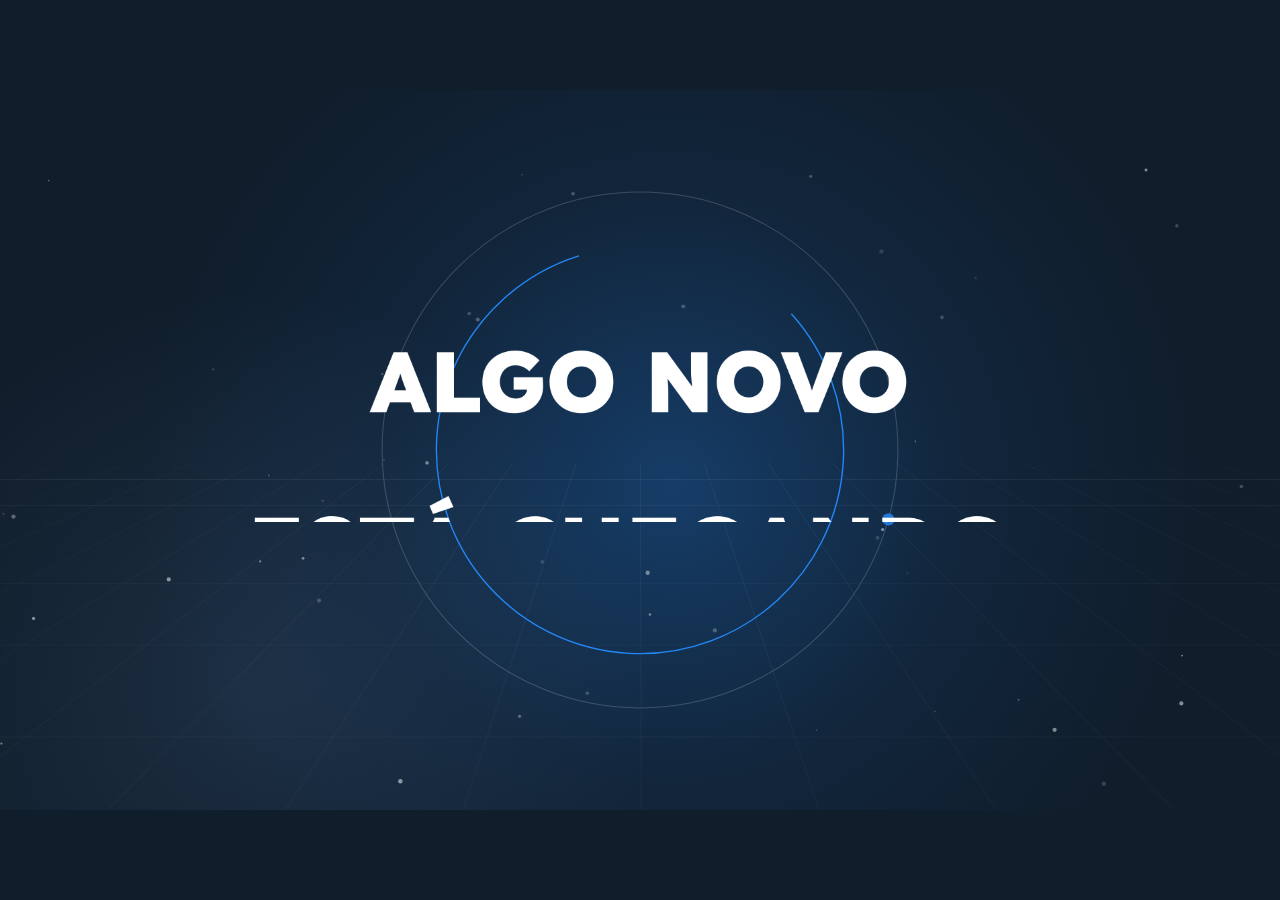
<file: bia/index.html>
<!doctype html>
<html lang="pt-BR">
<head>
<meta charset="utf-8">
<meta name="viewport" content="width=device-width, initial-scale=1, maximum-scale=1, user-scalable=no">
<title>BIA · Em breve</title>
<link rel="preload" href="assets/telas/01_Estudante_Desktop.jpg" as="image">
<link rel="stylesheet" href="tv.css">
</head>
<body>
<div id="viewport">
    <div id="stage" aria-label="Teaser BIA 1920x1080">
      <!-- Fundo -->
      <div class="layer" id="bg">
        <div id="bg-glow"></div>
        <div id="bg-glow2"></div>
        <div id="grid"></div>
        <div id="particles"></div>
        <svg id="rings" viewBox="0 0 1920 1080" width="1920" height="1080">
          <circle id="ring1" cx="960" cy="540" r="300" fill="none" stroke="#2387F5" stroke-width="2"/>
          <circle id="ring2" cx="960" cy="540" r="380" fill="none" stroke="#FFFFFF" stroke-opacity=".18" stroke-width="1.5"/>
          <circle id="ringDot" cx="960" cy="160" r="9" fill="#2387F5"/>
        </svg>
        <div class="sweep" id="sweep1"></div>
        <div class="sweep" id="sweep2"></div>
        <div class="sweep" id="sweep3"></div>
      </div>

      <!-- Cena 3D (dispositivos) -->
      <div class="layer" id="scene3d">
        <div id="laptop" class="device">
          <div class="lap-screen">
            <div class="lap-display">
              <div class="ui-layer" id="ui-painel"><img alt=""><div class="hl" id="hl-painel"></div></div>
              <div class="ui-layer" id="ui-biblio"><img alt=""><div class="hl" id="hl-biblio"></div></div>
              <div class="ui-layer" id="ui-notas"><img alt=""><div class="hl" id="hl-notas"></div></div>
              <div class="glare"></div>
            </div>
          </div>
          <div class="lap-base"><div class="lap-notch"></div></div>
          <div class="lap-shadow"></div>
        </div>

        <div id="phoneB" class="device phone"><img alt=""></div>
        <div id="phoneA" class="device phone"><img alt=""><div class="hl" id="hl-notasA"></div><div class="hl" id="hl-entregarA"></div><div class="hl" id="hl-tabA"></div></div>

        <div id="biblioCard" class="device"><img alt=""></div>
      </div>

      <!-- Etiquetas -->
      <div class="layer" id="chips">
        <div class="chip" id="chip-painel"><i></i><span></span></div>
        <div class="chip" id="chip-materiais"><i></i><span></span></div>
        <div class="chip" id="chip-navegacao"><i></i><span></span></div>
        <div class="chip" id="chip-notas"><i></i><span></span></div>
        <div class="chip" id="chip-trabalhos"><i></i><span></span></div>
        <div class="chip" id="chip-biblio"><i></i><span></span></div>
        <div class="chip" id="chip-perfis"><i></i><span></span></div>
      </div>

      <!-- Títulos -->
      <div class="layer" id="titles">
        <div class="headline center" id="h-suspense"></div>
        <div class="headline left" id="h-plataforma"></div>
        <div class="headline left" id="h-func"></div>
        <div class="headline center" id="h-conv"></div>
        <div class="headline center big" id="h-final"></div>
      </div>

      <!-- Revelação BIA -->
      <div class="layer" id="reveal">
        <div id="bia-logo"></div>
      </div>

      <!-- Assinatura EnvolveLabs -->
      <div class="layer" id="sign">
        <div id="env-wrap">
          <img id="env-symbol" alt="EnvolveLabs">
          <img id="env-name" alt="">
        </div>
      </div>

      <div class="layer" id="flash"></div>
      <div class="layer" id="fade"></div>
    </div>
</div>
<template id="logo-bia"><svg xmlns="http://www.w3.org/2000/svg" viewBox="0 0 865.29 322.24" width="865.29" height="322.24" xmlns:c2pa="http://c2pa.org/manifest"><g id="fundo"><rect width="865.29" height="322.24" fill="#101D2B"></rect></g><g id="mascote" transform="translate(48 48) scale(1.5286300000000002) translate(-20 -28)"><g stroke-linecap="round" stroke-linejoin="round"><path id="rosto" d="M48 104 C48 66 72 46 100 46 C128 46 152 66 152 104 C152 144 128 168 100 168 C72 168 48 144 48 104 Z" fill="#FFFFFF" stroke="#101D2B" stroke-width="7"></path><g id="cabelo"><path d="M42 116 C34 66 62 36 100 36 C138 36 166 66 158 116 C148 80 116 72 80 60 C60 72 46 92 42 116 Z" fill="#FFFFFF" stroke="#101D2B" stroke-width="7"></path><path d="M94 43 C104 54 116 63 130 71" fill="none" stroke="#101D2B" stroke-width="5"></path></g><g id="circulo-tecnologico"><circle cx="139" cy="51" r="12" fill="#2387F5" stroke="#101D2B" stroke-width="6"></circle><circle cx="139" cy="51" r="4.5" fill="#FFFFFF"></circle></g><g id="headset"><rect x="28" y="100" width="24" height="40" rx="11" fill="#FFFFFF" stroke="#101D2B" stroke-width="7"></rect><rect x="148" y="100" width="24" height="40" rx="11" fill="#FFFFFF" stroke="#101D2B" stroke-width="7"></rect><path d="M40 113 L40 127 M160 113 L160 127" fill="none" stroke="#101D2B" stroke-width="5"></path></g><path id="sobrancelhas" d="M70 101 Q80 97 90 100 M110 100 Q120 97 130 101" fill="none" stroke="#101D2B" stroke-width="5"></path><g id="olhos"><ellipse cx="80" cy="119" rx="10" ry="11.5" fill="#2387F5" stroke="#101D2B" stroke-width="4.5"></ellipse><circle cx="80" cy="119" r="5" fill="#101D2B"></circle><circle cx="76.5" cy="115" r="3.2" fill="#FFFFFF"></circle><circle cx="83.5" cy="123" r="1.5" fill="#FFFFFF"></circle><path d="M70.5 111 L66.5 107.5" fill="none" stroke="#101D2B" stroke-width="4"></path><ellipse cx="120" cy="119" rx="10" ry="11.5" fill="#2387F5" stroke="#101D2B" stroke-width="4.5"></ellipse><circle cx="120" cy="119" r="5" fill="#101D2B"></circle><circle cx="116.5" cy="115" r="3.2" fill="#FFFFFF"></circle><circle cx="123.5" cy="123" r="1.5" fill="#FFFFFF"></circle><path d="M129.5 111 L133.5 107.5" fill="none" stroke="#101D2B" stroke-width="4"></path></g><g id="boca"><path d="M86 141 Q100 155 114 141" fill="none" stroke="#101D2B" stroke-width="5.5"></path></g></g></g><g id="logotipo"><path d="M393.02 202.94L332.20 202.94L332.20 72.74L391.16 72.74Q404.93 72.74 414.50 76.65Q424.08 80.56 429.11 87.62Q434.13 94.69 434.13 104.36L434.13 104.36Q434.13 115.90 428.73 123.52L428.73 123.52Q424.83 129.10 418.32 131.89L418.32 131.89Q423.34 133.94 427.62 136.73L427.62 136.73Q433.94 141.38 437.48 147.98Q441.01 154.58 441.01 163.14L441.01 163.14Q441.01 173.18 437.38 180.62Q433.76 188.06 427.15 193.09Q420.55 198.11 411.90 200.53Q403.25 202.94 393.02 202.94L393.02 202.94ZM366.61 149.75L366.61 173.37L391.91 173.37Q396.18 173.37 399.07 171.98Q401.95 170.58 403.53 167.79Q405.11 165.00 405.11 161.09L405.11 161.09Q405.11 157.37 403.44 154.96Q401.76 152.54 398.60 151.14Q395.44 149.75 390.98 149.75L390.98 149.75L366.61 149.75ZM366.61 102.32L366.61 124.27L385.21 124.27Q389.67 124.27 392.65 122.96Q395.63 121.66 397.11 119.15Q398.60 116.64 398.60 113.29L398.60 113.29Q398.60 108.27 395.25 105.29Q391.91 102.32 384.65 102.32L384.65 102.32L366.61 102.32Z" fill="#FFFFFF"></path><circle cx="471.89" cy="188.99" r="13.95" fill="#FFFFFF"></circle><path d="M590.93 202.94L508.90 202.94L508.90 172.81L531.59 172.81L531.59 102.88L508.90 102.88L508.90 72.74L590.93 72.74L590.93 102.88L568.42 102.88L568.42 172.81L590.93 172.81L590.93 202.94Z" fill="#FFFFFF"></path><circle cx="628.13" cy="188.99" r="13.95" fill="#FFFFFF"></circle><path d="M685.04 202.94L649.14 202.94L701.04 72.74L730.80 72.74L782.32 202.94L745.68 202.94L737.68 181.37L693.04 181.37L685.04 202.94ZM702.71 155.33L728.01 155.33L723.36 142.49Q721.50 137.47 720.01 133.19Q718.52 128.92 717.22 124.82L717.22 124.82Q716.29 122.03 715.55 119.06L715.55 119.06Q714.62 122.03 713.69 124.82L713.69 124.82Q712.38 128.73 710.80 133.01Q709.22 137.29 707.36 142.49L707.36 142.49L702.71 155.33Z" fill="#FFFFFF"></path><circle cx="803.34" cy="188.99" r="13.95" fill="#2387F5"></circle></g><g id="subtitulo"><path d="M325.33 249.49L318.77 249.49L318.77 234.56L325.12 234.56Q326.59 234.56 327.61 234.99Q328.62 235.42 329.14 236.26Q329.66 237.10 329.66 238.30L329.66 238.30Q329.66 239.53 329.00 240.39L329.00 240.39Q328.53 240.98 327.81 241.33L327.81 241.33Q328.38 241.54 328.87 241.88L328.87 241.88Q329.62 242.43 330.04 243.23Q330.45 244.03 330.45 245.06L330.45 245.06Q330.45 246.14 330.10 246.98Q329.75 247.81 329.07 248.36Q328.38 248.92 327.45 249.21Q326.51 249.49 325.33 249.49L325.33 249.49ZM321.47 243.07L321.47 247.00L325.21 247.00Q326.00 247.00 326.54 246.76Q327.08 246.53 327.37 246.07Q327.66 245.61 327.66 244.97L327.66 244.97Q327.66 244.37 327.35 243.95Q327.04 243.52 326.46 243.30Q325.89 243.07 325.10 243.07L325.10 243.07L321.47 243.07ZM321.47 237.06L321.47 240.69L324.87 240.69Q325.48 240.69 325.94 240.45Q326.40 240.22 326.66 239.81Q326.91 239.41 326.91 238.87L326.91 238.87Q326.91 238.02 326.34 237.54Q325.76 237.06 324.65 237.06L324.65 237.06L321.47 237.06ZM337.53 249.49L334.76 249.49L340.58 234.56L343.18 234.56L348.96 249.49L346.09 249.49L344.81 246.08L338.83 246.08L337.53 249.49ZM339.75 243.67L343.89 243.67L342.89 241.01Q342.78 240.75 342.60 240.19Q342.42 239.64 342.20 238.98L342.20 238.98Q341.99 238.36 341.82 237.81L341.82 237.81Q341.82 237.85 341.80 237.89L341.80 237.89Q341.63 238.42 341.44 239.00Q341.24 239.58 341.06 240.11Q340.88 240.64 340.73 241.07L340.73 241.07L339.75 243.67ZM359.03 249.71L359.03 249.71Q357.73 249.71 356.64 249.38Q355.55 249.05 354.68 248.38Q353.81 247.72 353.12 246.78L353.12 246.78L354.94 244.74Q355.98 246.19 356.98 246.74Q357.99 247.30 359.24 247.30L359.24 247.30Q359.97 247.30 360.57 247.07Q361.16 246.85 361.50 246.45Q361.85 246.06 361.85 245.55L361.85 245.55Q361.85 245.19 361.71 244.88Q361.57 244.57 361.29 244.32Q361.01 244.08 360.61 243.86Q360.20 243.65 359.69 243.50Q359.18 243.35 358.56 243.22L358.56 243.22Q357.39 242.99 356.51 242.59Q355.64 242.20 355.04 241.61Q354.44 241.03 354.17 240.29Q353.89 239.56 353.89 238.62L353.89 238.62Q353.89 237.68 354.31 236.89Q354.72 236.10 355.45 235.52Q356.17 234.95 357.13 234.63Q358.09 234.31 359.20 234.31L359.20 234.31Q360.46 234.31 361.45 234.61Q362.44 234.91 363.20 235.49Q363.96 236.08 364.45 236.91L364.45 236.91L362.61 238.72Q362.19 238.06 361.65 237.63Q361.12 237.19 360.50 236.96Q359.88 236.74 359.20 236.74L359.20 236.74Q358.43 236.74 357.87 236.95Q357.30 237.17 356.98 237.56Q356.66 237.96 356.66 238.51L356.66 238.51Q356.66 238.94 356.85 239.27Q357.05 239.60 357.40 239.85Q357.75 240.11 358.30 240.30Q358.86 240.49 359.56 240.64L359.56 240.64Q360.74 240.88 361.67 241.27Q362.61 241.67 363.27 242.21Q363.94 242.75 364.28 243.45Q364.62 244.14 364.62 244.99L364.62 244.99Q364.62 246.46 363.92 247.52Q363.23 248.58 361.97 249.14Q360.71 249.71 359.03 249.71ZM380.51 249.49L370.65 249.49L370.65 234.56L380.42 234.56L380.42 237.08L373.38 237.08L373.38 240.62L379.33 240.62L379.33 243.10L373.38 243.10L373.38 246.98L380.51 246.98L380.51 249.49ZM403.45 249.49L395.78 249.49L395.78 247.04L398.23 247.04L398.23 237.02L395.78 237.02L395.78 234.56L403.45 234.56L403.45 237.02L401.00 237.02L401.00 247.04L403.45 247.04L403.45 249.49ZM412.73 249.49L409.98 249.49L409.98 234.56L412.47 234.56L420.56 245.44Q420.53 245.27 420.51 245.08L420.51 245.08Q420.45 244.46 420.40 243.78Q420.34 243.10 420.31 242.35Q420.28 241.60 420.26 240.78Q420.24 239.96 420.24 239.04L420.24 239.04L420.24 234.56L422.99 234.56L422.99 249.49L420.45 249.49L412.39 238.85Q412.45 239.43 412.49 239.87L412.49 239.87Q412.56 240.73 412.60 241.34Q412.64 241.94 412.68 242.35Q412.71 242.75 412.72 243.08Q412.73 243.42 412.73 243.71L412.73 243.71L412.73 249.49ZM435.74 249.49L432.97 249.49L432.97 237.12L428.70 237.12L428.70 234.56L440.13 234.56L440.13 237.12L435.74 237.12L435.74 249.49ZM455.70 249.49L445.85 249.49L445.85 234.56L455.62 234.56L455.62 237.08L448.58 237.08L448.58 240.62L454.53 240.62L454.53 243.10L448.58 243.10L448.58 246.98L455.70 246.98L455.70 249.49ZM468.95 249.71L468.95 249.71Q467.26 249.71 465.83 249.12Q464.40 248.53 463.35 247.49Q462.29 246.44 461.72 245.05Q461.14 243.65 461.14 242.01L461.14 242.01Q461.14 240.39 461.73 238.99Q462.31 237.59 463.38 236.56Q464.45 235.52 465.88 234.95Q467.32 234.37 468.99 234.37L468.99 234.37Q470.16 234.37 471.25 234.69Q472.34 235.01 473.21 235.59Q474.08 236.16 474.66 236.89L474.66 236.89L472.91 238.72Q472.31 238.15 471.69 237.76Q471.06 237.38 470.37 237.17Q469.69 236.95 468.97 236.95L468.97 236.95Q467.90 236.95 466.99 237.34Q466.09 237.72 465.42 238.40Q464.74 239.09 464.36 240.00Q463.98 240.92 463.98 242.01L463.98 242.01Q463.98 243.05 464.37 243.99Q464.77 244.93 465.47 245.63Q466.17 246.34 467.10 246.73Q468.03 247.13 469.07 247.13L469.07 247.13Q469.86 247.13 470.54 246.89Q471.23 246.66 471.76 246.24Q472.29 245.83 472.58 245.27Q472.87 244.72 472.87 244.08L472.87 244.08L472.87 244.05L468.84 244.05L468.84 241.58L475.60 241.58Q475.64 241.82 475.66 242.10Q475.68 242.39 475.70 242.66Q475.71 242.92 475.71 243.12L475.71 243.12Q475.71 244.59 475.19 245.79Q474.68 247.00 473.75 247.87Q472.83 248.75 471.60 249.23Q470.37 249.71 468.95 249.71ZM484.30 249.49L481.59 249.49L481.59 234.56L488.07 234.56Q489.42 234.56 490.53 235.19Q491.64 235.82 492.29 236.90Q492.94 237.98 492.94 239.32L492.94 239.32Q492.94 240.60 492.29 241.68Q491.64 242.75 490.55 243.37L490.55 243.37Q490.34 243.50 490.10 243.61L490.10 243.61L493.53 249.51L490.25 249.49L487.16 244.01L484.30 244.01L484.30 249.49ZM484.30 237.06L484.30 241.60L488.10 241.60Q488.71 241.60 489.17 241.31Q489.63 241.03 489.89 240.51Q490.14 240.00 490.14 239.38L490.14 239.38Q490.14 238.68 489.82 238.17Q489.50 237.66 488.93 237.36Q488.35 237.06 487.61 237.06L487.61 237.06L484.30 237.06ZM500.55 249.49L497.78 249.49L503.60 234.56L506.20 234.56L511.98 249.49L509.10 249.49L507.82 246.08L501.85 246.08L500.55 249.49ZM502.77 243.67L506.91 243.67L505.90 241.01Q505.80 240.75 505.62 240.19Q505.43 239.64 505.22 238.98L505.22 238.98Q505.01 238.36 504.84 237.81L504.84 237.81Q504.84 237.85 504.82 237.89L504.82 237.89Q504.65 238.42 504.45 239.00Q504.26 239.58 504.08 240.11Q503.90 240.64 503.75 241.07L503.75 241.07L502.77 243.67ZM523.31 249.49L517.31 249.49L517.31 234.56L523.31 234.56Q524.93 234.56 526.24 235.10Q527.55 235.63 528.50 236.63Q529.45 237.64 529.95 239.00Q530.45 240.37 530.45 242.03Q530.45 243.69 529.95 245.07Q529.45 246.44 528.51 247.44Q527.57 248.43 526.25 248.96Q524.93 249.49 523.31 249.49L523.31 249.49ZM520.09 237.12L520.09 246.93L523.20 246.93Q524.24 246.93 525.07 246.59Q525.89 246.25 526.46 245.61Q527.04 244.97 527.34 244.07Q527.63 243.16 527.63 242.03Q527.63 240.90 527.34 239.99Q527.04 239.09 526.45 238.45Q525.86 237.81 525.05 237.47Q524.24 237.12 523.20 237.12L523.20 237.12L520.09 237.12ZM537.55 249.49L534.78 249.49L540.60 234.56L543.20 234.56L548.98 249.49L546.10 249.49L544.82 246.08L538.85 246.08L537.55 249.49ZM539.77 243.67L543.91 243.67L542.90 241.01Q542.80 240.75 542.62 240.19Q542.44 239.64 542.22 238.98L542.22 238.98Q542.01 238.36 541.84 237.81L541.84 237.81Q541.84 237.85 541.82 237.89L541.82 237.89Q541.65 238.42 541.45 239.00Q541.26 239.58 541.08 240.11Q540.90 240.64 540.75 241.07L540.75 241.07L539.77 243.67ZM569.56 249.49L563.57 249.49L563.57 234.56L569.56 234.56Q571.18 234.56 572.49 235.10Q573.81 235.63 574.76 236.63Q575.70 237.64 576.21 239.00Q576.71 240.37 576.71 242.03Q576.71 243.69 576.21 245.07Q575.70 246.44 574.77 247.44Q573.83 248.43 572.51 248.96Q571.18 249.49 569.56 249.49L569.56 249.49ZM566.34 237.12L566.34 246.93L569.46 246.93Q570.50 246.93 571.32 246.59Q572.14 246.25 572.72 245.61Q573.29 244.97 573.59 244.07Q573.89 243.16 573.89 242.03Q573.89 240.90 573.59 239.99Q573.29 239.09 572.71 238.45Q572.12 237.81 571.31 237.47Q570.50 237.12 569.46 237.12L569.46 237.12L566.34 237.12ZM592.55 249.49L582.70 249.49L582.70 234.56L592.47 234.56L592.47 237.08L585.43 237.08L585.43 240.62L591.38 240.62L591.38 243.10L585.43 243.10L585.43 246.98L592.55 246.98L592.55 249.49ZM609.38 249.49L606.61 249.49L612.43 234.56L615.03 234.56L620.81 249.49L617.93 249.49L616.65 246.08L610.68 246.08L609.38 249.49ZM611.60 243.67L615.73 243.67L614.73 241.01Q614.62 240.75 614.44 240.19Q614.26 239.64 614.05 238.98L614.05 238.98Q613.84 238.36 613.66 237.81L613.66 237.81Q613.66 237.85 613.64 237.89L613.64 237.89Q613.47 238.42 613.28 239.00Q613.09 239.58 612.91 240.11Q612.73 240.64 612.58 241.07L612.58 241.07L611.60 243.67ZM628.91 249.49L626.14 249.49L626.14 234.56L632.35 234.56Q633.63 234.56 634.66 235.18Q635.69 235.80 636.31 236.87Q636.93 237.93 636.93 239.26L636.93 239.26Q636.93 240.60 636.31 241.68Q635.69 242.75 634.66 243.39Q633.63 244.03 632.35 244.03L632.35 244.03L628.91 244.03L628.91 249.49ZM628.91 237.12L628.91 241.47L632.15 241.47Q632.69 241.47 633.13 241.18Q633.56 240.88 633.83 240.39Q634.10 239.90 634.10 239.28L634.10 239.28Q634.10 238.66 633.83 238.18Q633.56 237.70 633.13 237.41Q632.69 237.12 632.15 237.12L632.15 237.12L628.91 237.12ZM645.57 249.49L642.86 249.49L642.86 234.56L649.34 234.56Q650.69 234.56 651.80 235.19Q652.91 235.82 653.56 236.90Q654.21 237.98 654.21 239.32L654.21 239.32Q654.21 240.60 653.56 241.68Q652.91 242.75 651.82 243.37L651.82 243.37Q651.60 243.50 651.37 243.61L651.37 243.61L654.80 249.51L651.52 249.49L648.43 244.01L645.57 244.01L645.57 249.49ZM645.57 237.06L645.57 241.60L649.36 241.60Q649.98 241.60 650.44 241.31Q650.90 241.03 651.16 240.51Q651.41 240.00 651.41 239.38L651.41 239.38Q651.41 238.68 651.09 238.17Q650.77 237.66 650.20 237.36Q649.62 237.06 648.87 237.06L648.87 237.06L645.57 237.06ZM670.56 249.49L660.71 249.49L660.71 234.56L670.48 234.56L670.48 237.08L663.44 237.08L663.44 240.62L669.39 240.62L669.39 243.10L663.44 243.10L663.44 246.98L670.56 246.98L670.56 249.49ZM679.78 249.49L677.03 249.49L677.03 234.56L679.52 234.56L687.60 245.44Q687.58 245.27 687.56 245.08L687.56 245.08Q687.50 244.46 687.44 243.78Q687.39 243.10 687.36 242.35Q687.33 241.60 687.30 240.78Q687.28 239.96 687.28 239.04L687.28 239.04L687.28 234.56L690.03 234.56L690.03 249.49L687.50 249.49L679.43 238.85Q679.50 239.43 679.54 239.87L679.54 239.87Q679.61 240.73 679.65 241.34Q679.69 241.94 679.72 242.35Q679.75 242.75 679.77 243.08Q679.78 243.42 679.78 243.71L679.78 243.71L679.78 249.49ZM703.02 249.49L697.03 249.49L697.03 234.56L703.02 234.56Q704.64 234.56 705.95 235.10Q707.27 235.63 708.21 236.63Q709.16 237.64 709.66 239.00Q710.17 240.37 710.17 242.03Q710.17 243.69 709.66 245.07Q709.16 246.44 708.23 247.44Q707.29 248.43 705.96 248.96Q704.64 249.49 703.02 249.49L703.02 249.49ZM699.80 237.12L699.80 246.93L702.92 246.93Q703.96 246.93 704.78 246.59Q705.60 246.25 706.18 245.61Q706.75 244.97 707.05 244.07Q707.35 243.16 707.35 242.03Q707.35 240.90 707.05 239.99Q706.75 239.09 706.17 238.45Q705.58 237.81 704.77 237.47Q703.96 237.12 702.92 237.12L702.92 237.12L699.80 237.12ZM723.39 249.49L715.71 249.49L715.71 247.04L718.16 247.04L718.16 237.02L715.71 237.02L715.71 234.56L723.39 234.56L723.39 237.02L720.94 237.02L720.94 247.04L723.39 247.04L723.39 249.49ZM740.96 249.49L729.19 249.49L729.19 247.55L736.97 237.17L729.74 237.17L729.74 234.56L740.73 234.56L740.73 236.48L732.96 246.93L740.96 246.93L740.96 249.49ZM748.25 249.49L745.48 249.49L751.30 234.56L753.91 234.56L759.69 249.49L756.81 249.49L755.53 246.08L749.56 246.08L748.25 249.49ZM750.47 243.67L754.61 243.67L753.61 241.01Q753.50 240.75 753.32 240.19Q753.14 239.64 752.93 238.98L752.93 238.98Q752.71 238.36 752.54 237.81L752.54 237.81Q752.54 237.85 752.52 237.89L752.52 237.89Q752.35 238.42 752.16 239.00Q751.97 239.58 751.78 240.11Q751.60 240.64 751.45 241.07L751.45 241.07L750.47 243.67ZM771.80 249.71L771.80 249.71Q770.11 249.71 768.69 249.12Q767.26 248.53 766.20 247.49Q765.14 246.44 764.57 245.05Q763.99 243.65 763.99 242.01L763.99 242.01Q763.99 240.39 764.58 238.99Q765.17 237.59 766.23 236.56Q767.30 235.52 768.74 234.95Q770.18 234.37 771.84 234.37L771.84 234.37Q773.01 234.37 774.10 234.69Q775.19 235.01 776.06 235.59Q776.94 236.16 777.51 236.89L777.51 236.89L775.77 238.72Q775.17 238.15 774.54 237.76Q773.91 237.38 773.23 237.17Q772.55 236.95 771.82 236.95L771.82 236.95Q770.75 236.95 769.85 237.34Q768.94 237.72 768.27 238.40Q767.60 239.09 767.21 240.00Q766.83 240.92 766.83 242.01L766.83 242.01Q766.83 243.05 767.22 243.99Q767.62 244.93 768.32 245.63Q769.03 246.34 769.95 246.73Q770.88 247.13 771.93 247.13L771.93 247.13Q772.72 247.13 773.40 246.89Q774.08 246.66 774.61 246.24Q775.15 245.83 775.43 245.27Q775.72 244.72 775.72 244.08L775.72 244.08L775.72 244.05L771.69 244.05L771.69 241.58L778.45 241.58Q778.50 241.82 778.52 242.10Q778.54 242.39 778.55 242.66Q778.56 242.92 778.56 243.12L778.56 243.12Q778.56 244.59 778.05 245.79Q777.54 247.00 776.61 247.87Q775.68 248.75 774.45 249.23Q773.23 249.71 771.80 249.71ZM794.30 249.49L784.45 249.49L784.45 234.56L794.21 234.56L794.21 237.08L787.17 237.08L787.17 240.62L793.12 240.62L793.12 243.10L787.17 243.10L787.17 246.98L794.30 246.98L794.30 249.49ZM803.51 249.49L800.76 249.49L800.76 234.56L803.38 234.56L808.05 242.16L812.79 234.56L815.28 234.56L815.28 249.49L812.53 249.49L812.53 243.88Q812.53 241.96 812.64 240.43L812.64 240.43Q812.66 239.81 812.72 239.17L812.72 239.17L808.67 245.44L807.26 245.44L803.32 239.21Q803.38 239.77 803.43 240.30L803.43 240.30Q803.51 241.82 803.51 243.88L803.51 243.88L803.51 249.49Z" fill="#FFFFFF"></path></g></svg></template>
<script src="config.js"></script>
<script src="teaser-tv.js"></script>
</body>
</html>
</file>
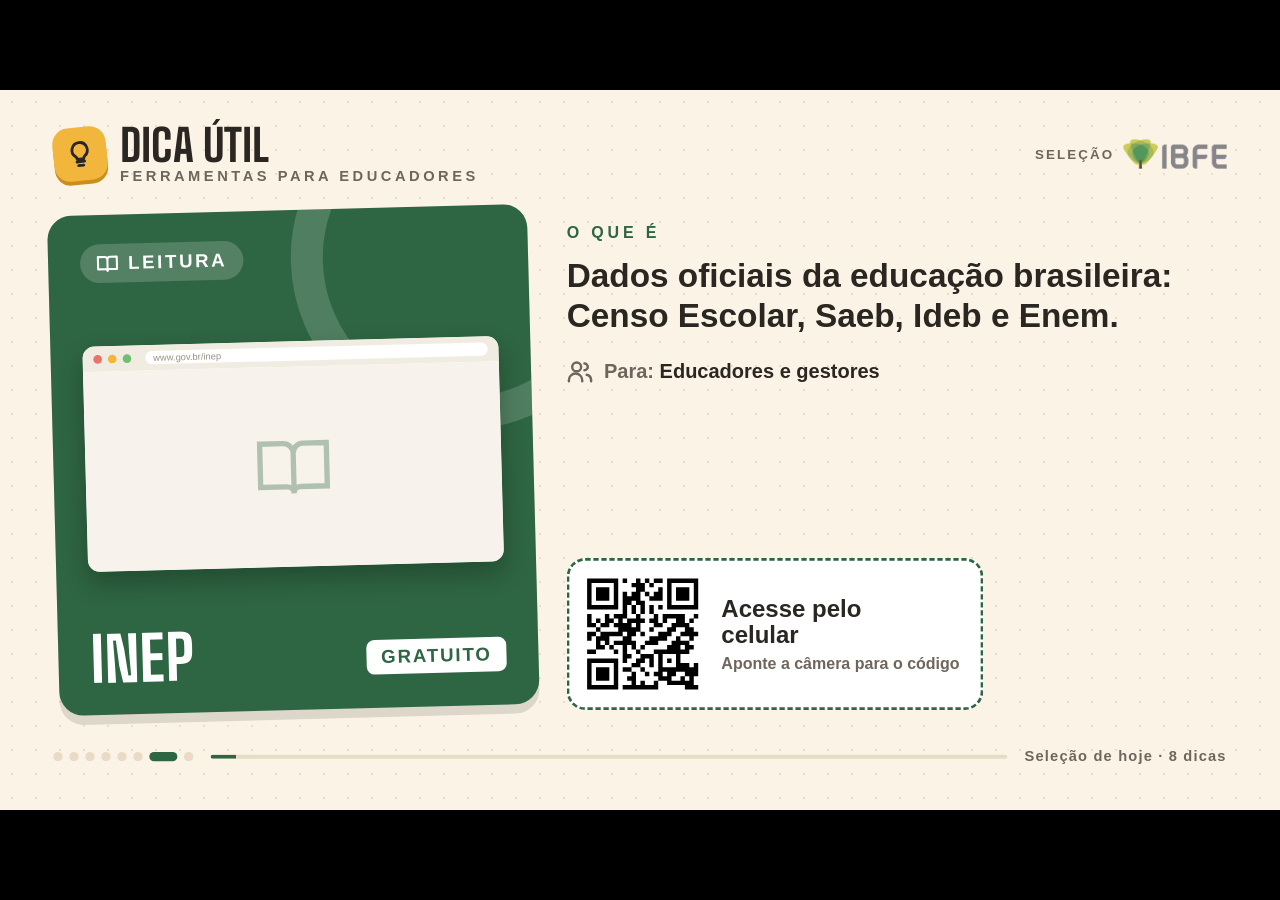
<file: dicas/index.html>
<!doctype html>
<html lang="pt-BR"><head><meta charset="utf-8">
<meta name="viewport" content="width=device-width,initial-scale=1">
<title>IBFE Dicas</title>
<style>
@font-face{font-family:"Shoulders";src:url(../assets/BigShoulders-Bold.ttf)}
:root{--fundo:#FBF4E6;--tinta:#2A2622;--cinza:#6E665C;--linha:#E8DCC6;--branco:#FFFFFF;--cor:#7E3F92}
*{margin:0;padding:0;box-sizing:border-box}
html,body{width:100%;height:100%;margin:0;overflow:hidden;background:#000}
#tela{position:absolute;left:0;top:0;width:1920px;height:1080px;transform-origin:0 0;overflow:hidden;background:var(--fundo);font-family:"Inter Display","Inter","Segoe UI",Arial,sans-serif;color:var(--tinta)}
/* fundo pontilhado de caderno */
#tela::before{content:"";position:absolute;inset:0;background-image:radial-gradient(#E3D4B8 2px,transparent 2px);background-size:36px 36px;opacity:.7}
/* topo */
.top{position:absolute;left:80px;right:80px;top:56px;height:80px;display:flex;align-items:center;justify-content:space-between;z-index:5}
.selo{display:flex;align-items:center;gap:20px}
.lamp{width:80px;height:80px;border-radius:24px;background:#F2B63C;display:flex;align-items:center;justify-content:center;transform:rotate(-6deg);box-shadow:0 6px 0 #C98E1E}
.selo .t{font-family:"Shoulders",sans-serif;font-size:66px;line-height:.9;text-transform:uppercase}
.selo .t small{display:block;font-family:"Inter Display",sans-serif;font-size:22px;font-weight:700;letter-spacing:.24em;color:var(--cinza);margin-top:6px}
.top .por{display:flex;align-items:center;gap:14px;font-size:20px;font-weight:700;letter-spacing:.16em;text-transform:uppercase;color:var(--cinza)}
.top .por img{height:44px}
/* cartão */
.card{position:absolute;left:80px;right:80px;top:180px;bottom:150px;display:flex;gap:50px;z-index:4}
.ficha{flex:0 0 720px;border-radius:36px;background:var(--cor);color:#fff;position:relative;overflow:hidden;padding:44px 48px;display:flex;flex-direction:column;justify-content:space-between;box-shadow:0 14px 0 rgba(0,0,0,.12);transform:rotate(-1.5deg)}
.ficha::after{content:"";position:absolute;right:-160px;top:-180px;width:420px;height:420px;border-radius:50%;border:48px solid rgba(255,255,255,.16)}
.cat{align-self:flex-start;display:flex;align-items:center;gap:14px;background:rgba(255,255,255,.18);font-weight:900;font-size:28px;letter-spacing:.14em;text-transform:uppercase;padding:12px 24px;border-radius:999px}
.cat svg{width:34px;height:34px}
.janela{position:relative;z-index:2;margin:30px 0 26px;border-radius:18px;background:#fff;overflow:hidden;box-shadow:0 18px 36px rgba(0,0,0,.25)}
.janela .barra{height:38px;background:#F1ECE2;display:flex;align-items:center;gap:9px;padding:0 16px}
.janela .barra i{width:13px;height:13px;border-radius:50%;background:#D8CFC0}
.janela .barra i:nth-child(1){background:#E7756A}.janela .barra i:nth-child(2){background:#F2B63C}.janela .barra i:nth-child(3){background:#6FBF73}
.janela .barra span{margin-left:12px;flex:1;height:20px;border-radius:999px;background:#fff;font-size:14px;color:#9A9184;line-height:20px;padding-left:12px;overflow:hidden;white-space:nowrap}
.janela .img{height:300px;background:#F7F3EC center/cover no-repeat;display:flex;align-items:center;justify-content:center}
.janela .img svg{width:120px;height:120px;opacity:.35}
.ficha h1{font-family:"Shoulders",sans-serif;font-size:150px;line-height:.86;text-transform:uppercase;word-break:break-word;position:relative;z-index:2}
.ficha .free{flex:none;margin-bottom:6px;background:#fff;color:var(--cor);font-weight:900;font-size:28px;letter-spacing:.1em;text-transform:uppercase;padding:10px 22px;border-radius:12px;position:relative;z-index:2}
.texto{flex:1;display:flex;flex-direction:column;min-width:0;padding-top:20px}
.texto .k{font-weight:800;font-size:24px;letter-spacing:.24em;text-transform:uppercase;color:var(--cor)}
.texto p{margin-top:20px;font-size:50px;font-weight:700;line-height:1.2;color:var(--tinta)}
.para{margin-top:34px;display:flex;align-items:center;gap:16px;font-size:30px;font-weight:600;color:var(--cinza)}
.para b{color:var(--tinta)}
.para svg{flex:none;width:40px;height:40px}
.qrbox{margin-top:auto;display:flex;align-items:center;gap:28px;background:var(--branco);border:4px dashed var(--cor);border-radius:28px;padding:20px 32px 20px 20px;align-self:flex-start}
.qrbox .qr{width:180px;height:180px}
.qrbox .qr svg{width:100%;height:100%;display:block}
.qrbox b{display:block;font-weight:900;font-size:36px;line-height:1.1}
.qrbox span{display:block;margin-top:8px;font-size:24px;font-weight:600;color:var(--cinza)}
/* rodapé */
.base{position:absolute;left:80px;right:80px;bottom:60px;height:40px;display:flex;align-items:center;gap:26px;z-index:5}
.dots{display:flex;gap:10px}
.dots i{width:14px;height:14px;border-radius:50%;background:var(--linha)}
.dots i.on{background:var(--cor);width:42px;border-radius:999px}
.prog{flex:1;height:6px;border-radius:999px;background:var(--linha);overflow:hidden}
.prog i{display:block;height:100%;width:0;background:var(--cor)}
.base .hoje{font-size:22px;font-weight:700;letter-spacing:.08em;color:var(--cinza);white-space:nowrap}
/* transições */
.card.sai .ficha{opacity:0;transform:rotate(-8deg) translateY(60px);transition:all .45s ease-in}
.card.sai .texto{opacity:0;transition:opacity .35s ease-in}
.card.pre .ficha{opacity:0;transform:rotate(6deg) translateY(-60px)}
.card.pre .texto{opacity:0;transform:translateX(40px)}
.card.entra .ficha{opacity:1;transform:rotate(-1.5deg);transition:all .75s cubic-bezier(.2,1.2,.4,1)}
.card.entra .texto{opacity:1;transform:none;transition:all .6s .15s cubic-bezier(.2,.8,.2,1)}
.vazio{position:absolute;inset:0;display:flex;align-items:center;justify-content:center;font-size:40px;font-weight:700;z-index:3}
</style></head>
<body>
<div id="tela">
  <div class="top">
    <div class="selo">
      <div class="lamp"><svg width="46" height="46" viewBox="0 0 24 24" fill="none" stroke="#2A2622" stroke-width="2.2" stroke-linecap="round" stroke-linejoin="round"><path d="M9 18h6M10 21h4M12 3a6 6 0 0 0-3.6 10.8c.6.5 1 1.2 1 2V16h5.2v-.2c0-.8.4-1.5 1-2A6 6 0 0 0 12 3z"/></svg></div>
      <div class="t">Dica útil<small>Ferramentas para educadores</small></div>
    </div>
    <div class="por">Seleção <img src="../assets/logo.png" alt="IBFE"></div>
  </div>
  <div class="card pre" id="card">
    <div class="ficha">
      <div class="cat" id="cat"></div>
      <div class="janela"><div class="barra"><i></i><i></i><i></i><span id="url"></span></div><div class="img" id="img"></div></div>
      <div style="display:flex;align-items:flex-end;justify-content:space-between;gap:20px;position:relative;z-index:2"><h1 id="nome"></h1><div class="free">Gratuito</div></div>
    </div>
    <div class="texto">
      <div class="k">O que é</div>
      <p id="desc"></p>
      <div class="para"><svg viewBox="0 0 24 24" fill="none" stroke="currentColor" stroke-width="2.2" stroke-linecap="round" stroke-linejoin="round"><circle cx="9" cy="8" r="4"/><path d="M2 21v-1a6 6 0 0 1 12 0v1M16 11a3 3 0 1 0 0-6M22 21v-1a5 5 0 0 0-4-4.9"/></svg><span>Para: <b id="para"></b></span></div>
      <div class="qrbox"><div class="qr" id="qr"></div><div><b>Acesse pelo<br>celular</b><span>Aponte a câmera para o código</span></div></div>
    </div>
  </div>
  <div class="vazio" id="vazio">Carregando dicas…</div>
  <div class="base"><div class="dots" id="dots"></div><div class="prog"><i id="prog"></i></div><div class="hoje" id="hoje"></div></div>
</div>
<script>
var FEED_URL = "dicas_saida.json";
var TEMPO = 14000;            // ms por dica
var POR_DIA = 8;              // quantas dicas diferentes entram no dia
var CORES = {"Plataforma":"#7E3F92","Ferramenta":"#D9772B","Pesquisa":"#2B6F8A","Leitura":"#2E6542","Curso gratuito":"#B23A5B"};
var ICONES = {
 "Plataforma":'<svg viewBox="0 0 24 24" fill="none" stroke="#fff" stroke-width="2.2"><rect x="3" y="4" width="18" height="12" rx="2"/><path d="M8 20h8M12 16v4"/></svg>',
 "Ferramenta":'<svg viewBox="0 0 24 24" fill="none" stroke="#fff" stroke-width="2.2" stroke-linecap="round"><path d="M14.7 6.3a4 4 0 0 0-5.4 5.4L3 18l3 3 6.3-6.3a4 4 0 0 0 5.4-5.4l-2.5 2.5-2.5-.5-.5-2.5z"/></svg>',
 "Pesquisa":'<svg viewBox="0 0 24 24" fill="none" stroke="#fff" stroke-width="2.4" stroke-linecap="round"><circle cx="11" cy="11" r="7"/><path d="M20 20l-4-4"/></svg>',
 "Leitura":'<svg viewBox="0 0 24 24" fill="none" stroke="#fff" stroke-width="2.2" stroke-linejoin="round"><path d="M2 5h7a3 3 0 0 1 3 3v12a2 2 0 0 0-2-2H2zM22 5h-7a3 3 0 0 0-3 3v12a2 2 0 0 1 2-2h8z"/></svg>',
 "Curso gratuito":'<svg viewBox="0 0 24 24" fill="none" stroke="#fff" stroke-width="2.2" stroke-linejoin="round"><path d="M2 9l10-5 10 5-10 5zM6 11v5c3 2 9 2 12 0v-5"/></svg>'};
var lista = [], idx = -1, timer = null, t0 = 0;
function $(id){ return document.getElementById(id); }
function esc(s){ return (s||"").replace(/&/g,"&amp;").replace(/</g,"&lt;"); }
function parametro(n){ var m = new RegExp("[?&]" + n + "=([^&]+)").exec(location.search); return m ? decodeURIComponent(m[1]) : null; }
function ajusta(){
  var ws = [window.innerWidth, document.documentElement.clientWidth, document.body ? document.body.clientWidth : 0, screen.width];
  var hs = [window.innerHeight, document.documentElement.clientHeight, document.body ? document.body.clientHeight : 0, screen.height];
  var W = 0, H = 0, k;
  for (k = 0; k < ws.length; k++) if (ws[k] > 100 && (!W || ws[k] < W)) W = ws[k];
  for (k = 0; k < hs.length; k++) if (hs[k] > 100 && (!H || hs[k] < H)) H = hs[k];
  if (!W) W = 1920; if (!H) H = 1080;
  var s = Math.min(W / 1920, H / 1080);
  var forcado = parseFloat(parametro("escala")); if (forcado > 0) s = forcado;
  var t = document.getElementById("tela"), tr = "scale(" + s + ")";
  t.style.webkitTransform = tr; t.style.transform = tr;
  t.style.webkitTransformOrigin = "0 0"; t.style.transformOrigin = "0 0";
  t.style.left = Math.max(0, (W - 1920 * s) / 2) + "px"; t.style.top = Math.max(0, (H - 1080 * s) / 2) + "px";
  if (parametro("debug")) {
    var d = document.getElementById("dbg");
    if (!d) { d = document.createElement("div"); d.id = "dbg"; d.style.cssText = "position:fixed;left:0;top:0;z-index:99;background:#ff0;color:#000;font:bold 22px Arial;padding:8px"; document.body.appendChild(d); }
    d.innerHTML = "inner " + window.innerWidth + "x" + window.innerHeight + " | client " + document.documentElement.clientWidth + "x" + document.documentElement.clientHeight + " | screen " + screen.width + "x" + screen.height + " | dpr " + (window.devicePixelRatio || 1) + " | escala " + s.toFixed(3);
  }
}
window.onresize = ajusta; ajusta(); setInterval(ajusta, 2000);
/* sorteio estável por dia: muda as dicas a cada dia */
function doDia(itens){
  var d = new Date(), semente = d.getFullYear()*1000 + Math.floor((d - new Date(d.getFullYear(),0,0))/864e5);
  var a = itens.slice();
  function rnd(){ semente = (semente * 9301 + 49297) % 233280; return semente / 233280; }
  for (var i = a.length - 1; i > 0; i--){ var j = Math.floor(rnd() * (i + 1)); var x = a[i]; a[i] = a[j]; a[j] = x; }
  return a.slice(0, Math.min(POR_DIA, a.length));
}
function mostra(i){
  var n = lista[i], card = $("card");
  card.className = "card sai";
  setTimeout(function(){
    var cor = CORES[n.categoria] || "#7E3F92";
    $("tela").style.setProperty("--cor", cor);
    $("cat").innerHTML = (ICONES[n.categoria] || "") + esc(n.categoria);
    $("nome").innerHTML = esc(n.nome);
    var tam = n.nome.length > 22 ? 64 : n.nome.length > 14 ? 76 : 92;
    var im = $("img"); im.style.backgroundImage = ""; im.innerHTML = '<svg viewBox="0 0 24 24" fill="none" stroke="' + cor + '" stroke-width="1.6">' + (ICONES[n.categoria]||"").replace(/<svg[^>]*>|<\/svg>/g,"") + '</svg>';
    if (n.imagem){ var pre = new Image(); pre.onload = function(){ im.innerHTML = ""; im.style.backgroundImage = "url('" + n.imagem + "')"; }; pre.src = n.imagem; }
    $("url").innerHTML = esc((n.link||"").replace(/^https?:\/\//,"").replace(/\/$/,""));
    $("nome").style.fontSize = tam + "px";
    $("desc").innerHTML = esc(n.descricao);
    $("para").innerHTML = esc(n.para);
    $("qr").innerHTML = n.qr || "";
    var d = ""; for (var k = 0; k < lista.length; k++) d += '<i' + (k == i ? ' class="on"' : '') + '></i>';
    $("dots").innerHTML = d;
    card.className = "card pre";
    setTimeout(function(){ card.className = "card entra"; }, 30);
    t0 = new Date().getTime();
  }, 470);
}
/* continua de onde parou na aparição anterior (memória do navegador; se não houver, usa o relógio) */
var CHAVE = "ibfe_dicas_pos";
function lePos(){ try { var v = parseInt(localStorage.getItem(CHAVE), 10); if (!isNaN(v)) return v; } catch(e){} return Math.floor(new Date().getTime() / TEMPO); }
function salvaPos(v){ try { localStorage.setItem(CHAVE, String(v)); } catch(e){} }
function proxima(){ if (!lista.length) return;
  if (idx < 0) idx = lePos() % lista.length; else idx = (idx + 1) % lista.length;
  salvaPos(idx + 1); mostra(idx); }
setInterval(function(){ $("prog").style.width = (Math.min(1,(new Date().getTime()-t0)/TEMPO)*100) + "%"; }, 100);
function carrega(){
  var x = new XMLHttpRequest();
  x.open("GET", FEED_URL + "?t=" + new Date().getTime(), true);
  x.onload = function(){
    try { var j = JSON.parse(x.responseText); } catch(e){ return; }
    if (j.dicas && j.dicas.length){ lista = doDia(j.dicas); $("vazio").style.display = "none";
      $("hoje").innerHTML = "Seleção de hoje · " + lista.length + " dicas";
      if (!timer){ proxima(); timer = setInterval(proxima, TEMPO); } }
  };
  x.send();
}
carrega(); setInterval(carrega, 60 * 60 * 1000);
</script>
<script>
/* auto-atualização: recarrega a página quando houver versão nova publicada */
(function(){ var atual=null, base=location.pathname.replace(/[^\/]*$/,"");
  var raiz=base.replace(/(dicas|tempo|instagram)\/$/,"");
  function checa(){ var x=new XMLHttpRequest(); x.open("GET",raiz+"versao.txt?t="+new Date().getTime(),true);
    x.onload=function(){ var v=(x.responseText||"").trim(); if(!v) return; if(atual===null) atual=v; else if(v!==atual) location.reload(true); }; x.send(); }
  checa(); setInterval(checa, 10*60*1000); })();
</script>
</body></html>
</file>
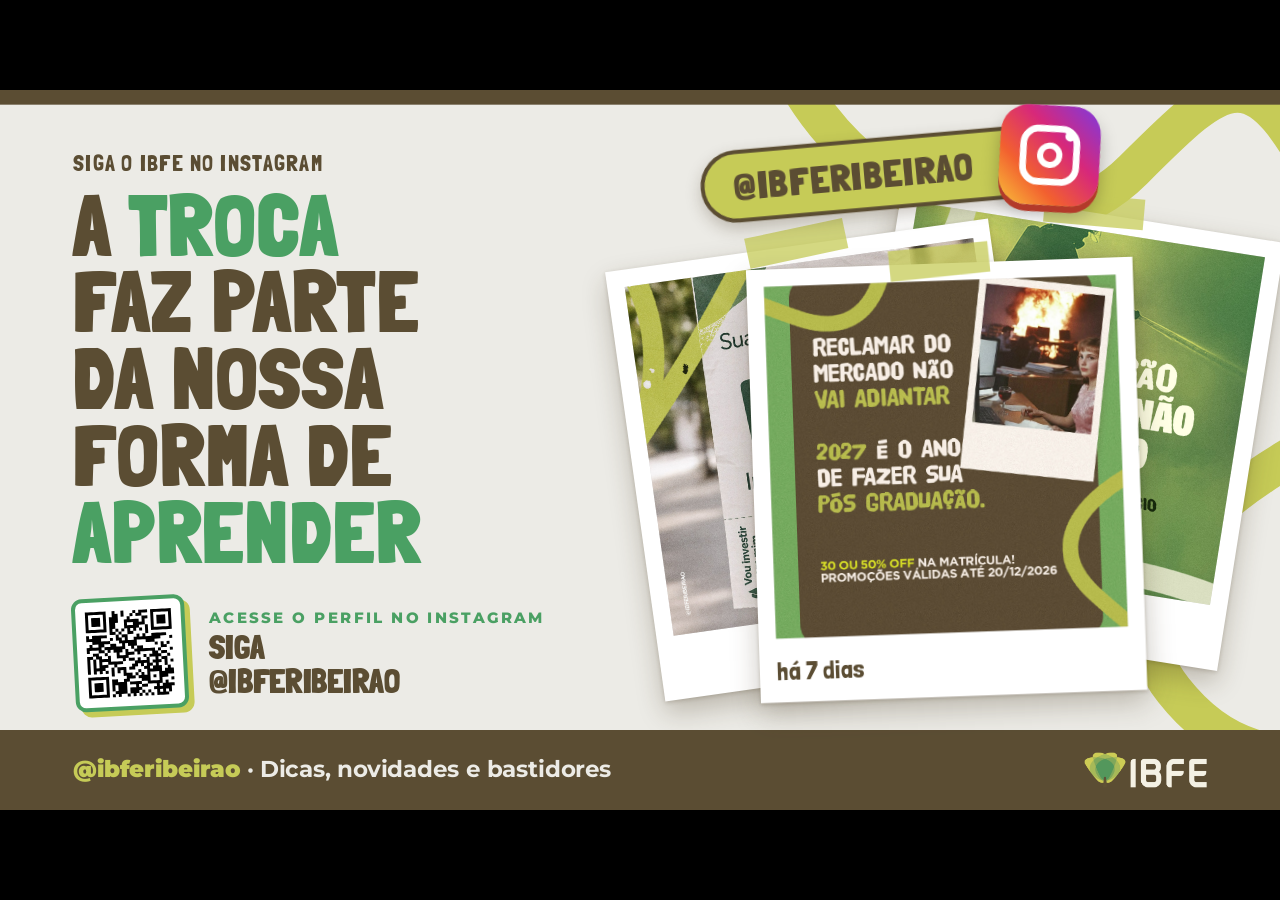
<file: instagram/index.html>
<!doctype html>
<html lang="pt-BR"><head><meta charset="utf-8">
<meta name="viewport" content="width=device-width,initial-scale=1">
<title>IBFE no Instagram</title>
<style>
@font-face{font-family:"Cartaz";src:url(../assets/LondrinaSolid-900.woff2) format("woff2");font-weight:900}
@font-face{font-family:"Cartaz";src:url(../assets/LondrinaSolid-400.woff2) format("woff2");font-weight:400}
@font-face{font-family:"Texto";src:url(../assets/Montserrat-700.woff2) format("woff2");font-weight:100 900}
html,body{width:100%;height:100%;margin:0;overflow:hidden;background:#000}
*{box-sizing:border-box;margin:0;padding:0}
#tela{position:absolute;left:0;top:0;width:1920px;height:1080px;overflow:hidden;background:#ECEBE6;font-family:"Texto","Montserrat",Arial,sans-serif;color:#5B4D33}
.faixa{position:absolute;left:0;right:0;top:0;height:22px;background:#5B4D33}
.base{position:absolute;left:0;right:0;bottom:0;height:120px;background:#5B4D33;color:#ECEBE6}
.base .t{position:absolute;left:110px;top:38px;font-weight:700;font-size:34px}
.base .t b{color:#C6CB57;font-weight:900}
.base img{position:absolute;right:110px;top:34px;height:52px}
/* laços */
.laco{position:absolute;left:0;top:0;width:1920px;height:1080px;pointer-events:none}
.laco path{fill:none;stroke:#C6CB57;stroke-width:58;stroke-linecap:round;stroke-dasharray:4200;stroke-dashoffset:4200;-webkit-animation:desenha 2.6s .2s cubic-bezier(.6,0,.2,1) forwards;animation:desenha 2.6s .2s cubic-bezier(.6,0,.2,1) forwards}
.laco path.b{-webkit-animation-delay:.6s;animation-delay:.6s}
@-webkit-keyframes desenha{to{stroke-dashoffset:0}} @keyframes desenha{to{stroke-dashoffset:0}}
/* texto */
.esq{position:absolute;left:110px;top:90px;width:900px}
.rot{font-family:"Cartaz";font-weight:400;font-size:34px;letter-spacing:.06em;text-transform:uppercase;opacity:0;-webkit-animation:entra .6s .3s both;animation:entra .6s .3s both}
h1{margin-top:14px;font-family:"Cartaz";font-weight:900;font-size:128px;line-height:.9;letter-spacing:.02em;text-transform:uppercase}
h1 span{display:block;opacity:0;-webkit-animation:sobe .7s cubic-bezier(.2,.8,.2,1) both;animation:sobe .7s cubic-bezier(.2,.8,.2,1) both}
h1 em{font-style:normal;color:#4AA063}
@-webkit-keyframes sobe{from{opacity:0;-webkit-transform:translateY(50px)}to{opacity:1;-webkit-transform:none}}
@keyframes sobe{from{opacity:0;transform:translateY(50px)}to{opacity:1;transform:none}}
@-webkit-keyframes entra{from{opacity:0}to{opacity:1}} @keyframes entra{from{opacity:0}to{opacity:1}}
.arroba{margin-top:40px;display:inline-block;position:relative;opacity:0;-webkit-animation:entra .6s 1.6s both;animation:entra .6s 1.6s both}
.arroba .pill{display:inline-block;background:#C6CB57;border:5px solid #5B4D33;border-radius:999px;padding:12px 120px 12px 40px;font-family:"Cartaz";font-weight:900;font-size:46px;letter-spacing:.04em;color:#5B4D33}
.ig{position:absolute;right:-30px;top:-22px;width:120px;height:120px;border-radius:34px;background:linear-gradient(45deg,#F9C13A 0%,#F2602F 30%,#D7287A 62%,#7C3AE0 100%);box-shadow:0 10px 0 #B33A2A,0 16px 26px rgba(0,0,0,.25);-webkit-transform:rotate(8deg);transform:rotate(8deg)}
.ig i{position:absolute;left:24px;top:24px;width:72px;height:72px;border:8px solid #fff;border-radius:22px}
.ig i::after{content:"";position:absolute;left:13px;top:13px;width:30px;height:30px;border:7px solid #fff;border-radius:50%;box-sizing:border-box}
.ig b{position:absolute;right:30px;top:30px;width:12px;height:12px;border-radius:50%;background:#fff}
.chama{margin-top:30px;font-size:36px;font-weight:600;line-height:1.35;color:#3E3422;opacity:0;-webkit-animation:entra .6s 1.9s both;animation:entra .6s 1.9s both}
.chama b{font-weight:900}
/* polaroides */
.mesa{position:absolute;left:930px;top:30px;width:960px;height:920px}
.pol{position:absolute;width:580px;background:#fff;padding:26px 26px 96px;box-shadow:0 18px 40px rgba(60,45,20,.28),0 2px 6px rgba(60,45,20,.2)}
.pol .ft{width:528px;height:528px;background:#ddd center/cover no-repeat;position:relative;overflow:hidden}
.pol .ft::after{content:"";position:absolute;left:0;top:0;right:0;bottom:0;background:#F3F1EA}
.pol .cap{position:absolute;left:26px;right:26px;bottom:24px;font-family:"Cartaz";font-weight:400;font-size:38px;color:#5B4D33;white-space:nowrap;overflow:hidden}
.pol .fita{position:absolute;left:50%;top:-26px;width:150px;height:46px;margin-left:-75px;background:rgba(198,203,87,.75);-webkit-transform:rotate(-4deg);transform:rotate(-4deg)}
.p3{left:370px;top:150px;-webkit-transform:rotate(9deg);transform:rotate(9deg);opacity:0;-webkit-animation:caiTras .8s .5s both;animation:caiTras .8s .5s both}
.p2{left:20px;top:200px;-webkit-transform:rotate(-8deg);transform:rotate(-8deg);opacity:0;-webkit-animation:caiTras .8s .8s both;animation:caiTras .8s .8s both}
.p3 .ft::after,.p2 .ft::after{display:none}
.p2 .cap,.p3 .cap{display:none}
@-webkit-keyframes caiTras{from{opacity:0;margin-top:-60px}to{opacity:1;margin-top:0}}
@keyframes caiTras{from{opacity:0;margin-top:-60px}to{opacity:1;margin-top:0}}
.p1{left:200px;top:230px;z-index:3;-webkit-animation:cai 1.1s 1.2s cubic-bezier(.3,1.25,.5,1) both;animation:cai 1.1s 1.2s cubic-bezier(.3,1.25,.5,1) both}
@-webkit-keyframes cai{0%{opacity:0;-webkit-transform:translate(260px,-700px) rotate(28deg)}100%{opacity:1;-webkit-transform:rotate(-2deg)}}
@keyframes cai{0%{opacity:0;transform:translate(260px,-700px) rotate(28deg)}100%{opacity:1;transform:rotate(-2deg)}}
.p1 .ft::after{-webkit-animation:revela 3.5s 2.2s ease-out forwards;animation:revela 3.5s 2.2s ease-out forwards}
@-webkit-keyframes revela{from{opacity:1}to{opacity:0}} @keyframes revela{from{opacity:1}to{opacity:0}}
.p1 .ft img{display:none}
.novo{position:absolute;right:-40px;top:-40px;z-index:5;width:170px;height:170px;border-radius:50%;background:#4AA063;color:#fff;display:-webkit-box;display:flex;-webkit-box-align:center;align-items:center;-webkit-box-pack:center;justify-content:center;text-align:center;font-family:"Cartaz";font-weight:900;font-size:40px;line-height:.95;-webkit-transform:rotate(12deg) scale(0);transform:rotate(12deg) scale(0);-webkit-animation:selo .6s 2.4s cubic-bezier(.2,1.4,.4,1) forwards;animation:selo .6s 2.4s cubic-bezier(.2,1.4,.4,1) forwards;border:6px dashed rgba(255,255,255,.6)}
@-webkit-keyframes selo{to{-webkit-transform:rotate(12deg) scale(1)}} @keyframes selo{to{transform:rotate(12deg) scale(1)}}
.cora{position:absolute;left:400px;top:430px;width:180px;height:180px;z-index:4;opacity:0;-webkit-animation:like 5s 5.5s ease-in-out infinite;animation:like 5s 5.5s ease-in-out infinite}
@-webkit-keyframes like{0%{opacity:0;-webkit-transform:scale(.2)}8%{opacity:1;-webkit-transform:scale(1.2)}14%{-webkit-transform:scale(.95)}20%{-webkit-transform:scale(1.05)}35%{opacity:1;-webkit-transform:scale(1)}45%,100%{opacity:0;-webkit-transform:scale(1)}}
@keyframes like{0%{opacity:0;transform:scale(.2)}8%{opacity:1;transform:scale(1.2)}14%{transform:scale(.95)}20%{transform:scale(1.05)}35%{opacity:1;transform:scale(1)}45%,100%{opacity:0;transform:scale(1)}}
/* QR */
.qrcard{position:absolute;left:110px;top:760px;display:-webkit-box;display:flex;-webkit-box-align:center;align-items:center;opacity:0;-webkit-animation:entra .6s 2.4s both;animation:entra .6s 2.4s both}
.qrcard .qr{width:170px;height:170px;background:#fff;border:6px solid #4AA063;border-radius:16px;padding:10px;-webkit-transform:rotate(-3deg);transform:rotate(-3deg);box-shadow:8px 8px 0 #C6CB57}
.qrcard .qr svg{width:100%;height:100%;display:block}
.qrcard .t{margin-left:34px}
.qrcard small{display:block;font-weight:800;font-size:22px;letter-spacing:.18em;text-transform:uppercase;color:#4AA063}
.qrcard b{display:block;margin-top:6px;font-family:"Cartaz";font-weight:900;font-size:50px;line-height:1;text-transform:uppercase;color:#5B4D33}
.adesivo{position:absolute;left:120px;top:40px;z-index:6;-webkit-transform:rotate(-5deg) scale(0);transform:rotate(-5deg) scale(0);-webkit-animation:adesivo .7s 2.0s cubic-bezier(.2,1.4,.4,1) forwards;animation:adesivo .7s 2.0s cubic-bezier(.2,1.4,.4,1) forwards}
@-webkit-keyframes adesivo{to{-webkit-transform:rotate(-5deg) scale(1)}} @keyframes adesivo{to{transform:rotate(-5deg) scale(1)}}
.adesivo .pill{display:inline-block;background:#C6CB57;border:6px solid #5B4D33;border-radius:999px;padding:14px 150px 14px 44px;font-family:"Cartaz";font-weight:900;font-size:58px;letter-spacing:.04em;text-transform:uppercase;color:#5B4D33;box-shadow:0 10px 24px rgba(60,45,20,.25)}
.adesivo .ig{right:-34px;top:-26px;width:150px;height:150px;border-radius:42px}
.adesivo .ig i{left:30px;top:30px;width:90px;height:90px;border-width:10px;border-radius:28px}
.adesivo .ig i::after{left:16px;top:16px;width:38px;height:38px;border-width:9px}
.adesivo .ig b{right:38px;top:38px;width:15px;height:15px}
.adesivo .ig{-webkit-animation:balanca 3s 3s ease-in-out infinite;animation:balanca 3s 3s ease-in-out infinite}
@-webkit-keyframes balanca{0%,100%{-webkit-transform:rotate(8deg)}50%{-webkit-transform:rotate(-6deg) scale(1.06)}}
@keyframes balanca{0%,100%{transform:rotate(8deg)}50%{transform:rotate(-6deg) scale(1.06)}}
.carregando{position:absolute;left:0;right:0;top:500px;text-align:center;font-size:36px;font-weight:700}
</style></head>
<body>
<div id="tela">
  <svg class="laco" viewBox="0 0 1920 1080"><path d="M1180 -40 C 1300 200, 1560 260, 1700 120 S 1880 -60, 1990 160"/><path class="b" d="M1990 520 C 1800 620, 1650 760, 1760 900 S 1990 980, 2000 1000"/></svg>
  <div class="faixa"></div>
  <div class="esq">
    <div class="rot" id="rot">Instagram IBFE</div>
    <h1>
      <span style="-webkit-animation-delay:.45s;animation-delay:.45s">A <em>troca</em></span>
      <span style="-webkit-animation-delay:.6s;animation-delay:.6s">faz parte</span>
      <span style="-webkit-animation-delay:.75s;animation-delay:.75s">da nossa</span>
      <span style="-webkit-animation-delay:.9s;animation-delay:.9s">forma de</span>
      <span style="-webkit-animation-delay:1.05s;animation-delay:1.05s"><em>aprender</em></span>
    </h1>
  </div>
  <div class="qrcard"><div class="qr" id="qr"></div><div class="t"><small id="qrk">Acesse o post</small><b id="qrt">Curta e<br>comente!</b></div></div>
  <div class="mesa">
    <div class="adesivo"><span class="pill">@ibferibeirao</span><span class="ig"><i></i><b></b></span></div>
    <div class="pol p3"><div class="fita"></div><div class="ft" id="f3"></div><div class="cap" id="c3"></div></div>
    <div class="pol p2"><div class="fita"></div><div class="ft" id="f2"></div><div class="cap" id="c2"></div></div>
    <div class="pol p1"><div class="fita"></div><div class="ft" id="f1"></div><div class="cap" id="c1"></div><div class="novo" id="novo">Post<br>novo!</div></div>
    <svg class="cora" viewBox="0 0 24 24"><path d="M12 21s-7.5-4.6-9.6-9.2C.9 8.3 3 4.5 6.7 4.5c2.2 0 3.6 1.2 4.3 2.4.7-1.2 2.1-2.4 4.3-2.4 3.7 0 5.8 3.8 4.3 7.3C19.5 16.4 12 21 12 21z" fill="#fff" stroke="rgba(0,0,0,.12)" stroke-width=".4"/></svg>
  </div>
  <div class="base"><div class="t" id="base"><b>@ibferibeirao</b> · Comente, curta e compartilhe</div><img src="../assets/logo_light.png" alt="IBFE"></div>
  <div class="carregando" id="carregando">Carregando…</div>
</div>
<script>
var DIAS_NOVO = 3;
function $(id){ return document.getElementById(id); }
function parametro(n){ var m=new RegExp("[?&]"+n+"=([^&]+)").exec(location.search); return m?decodeURIComponent(m[1]):null; }
function ajusta(){
  var ws=[window.innerWidth,document.documentElement.clientWidth,screen.width], hs=[window.innerHeight,document.documentElement.clientHeight,screen.height], W=0,H=0,k;
  for(k=0;k<ws.length;k++) if(ws[k]>100&&(!W||ws[k]<W)) W=ws[k];
  for(k=0;k<hs.length;k++) if(hs[k]>100&&(!H||hs[k]<H)) H=hs[k];
  if(!W)W=1920; if(!H)H=1080;
  var s=Math.min(W/1920,H/1080), f=parseFloat(parametro("escala")); if(f>0)s=f;
  var t=$("tela"), tr="scale("+s+")"; t.style.webkitTransform=tr; t.style.transform=tr; t.style.webkitTransformOrigin="0 0"; t.style.transformOrigin="0 0";
  t.style.left=Math.max(0,(W-1920*s)/2)+"px"; t.style.top=Math.max(0,(H-1080*s)/2)+"px";
}
window.onresize=ajusta; ajusta(); setInterval(ajusta,2000);
function ha(iso){ var h=(new Date()-new Date(iso))/36e5; if(h<1) return "agora há pouco"; if(h<24) return "há "+Math.floor(h)+"h"; var d=Math.floor(h/24); return d===1?"ontem":"há "+d+" dias"; }
function foto(id,p){ var el=$(id); if(p&&p.imagem) el.style.backgroundImage="url('"+p.imagem+"?v="+encodeURIComponent(p.id)+"')"; }
function pinta(j){
  $("carregando").style.display="none";
  var ps=j.posts||(j.post?[j.post]:[]), p=ps[0], novo=p&&((new Date()-new Date(p.data))/864e5<=DIAS_NOVO);
  foto("f1",ps[0]); foto("f2",ps[1]); foto("f3",ps[2]);
  $("c1").innerHTML=p?(novo?"Post novo · "+ha(p.data):ha(p.data)):"@ibferibeirao";
  $("c2").innerHTML=ps[1]?ha(ps[1].data):""; $("c3").innerHTML=ps[2]?ha(ps[2].data):"";
  if(novo){
    $("rot").innerHTML="Tem post novo no Instagram";
    $("qr").innerHTML=p.qr; $("qrk").innerHTML="Acesse o post no Instagram"; $("qrt").innerHTML="Curta e<br>comente!";
    $("base").innerHTML="<b>@ibferibeirao</b> · Comente, curta e compartilhe";
  } else {
    $("novo").style.display="none";
    $("rot").innerHTML="Siga o IBFE no Instagram";
    $("qr").innerHTML=j.qr_perfil; $("qrk").innerHTML="Acesse o perfil no Instagram"; $("qrt").innerHTML="Siga<br>@ibferibeirao";
    $("base").innerHTML="<b>@ibferibeirao</b> · Dicas, novidades e bastidores";
  }
}
function carrega(){ var x=new XMLHttpRequest(); x.open("GET","post.json?t="+new Date().getTime(),true);
  x.onload=function(){ try{ pinta(JSON.parse(x.responseText)); }catch(e){} }; x.send(); }
carrega(); setInterval(carrega, 15*60*1000);
</script>
<script>
/* auto-atualização: recarrega a página quando houver versão nova publicada */
(function(){ var atual=null, base=location.pathname.replace(/[^\/]*$/,"");
  var raiz=base.replace(/(dicas|tempo|instagram)\/$/,"");
  function checa(){ var x=new XMLHttpRequest(); x.open("GET",raiz+"versao.txt?t="+new Date().getTime(),true);
    x.onload=function(){ var v=(x.responseText||"").trim(); if(!v) return; if(atual===null) atual=v; else if(v!==atual) location.reload(true); }; x.send(); }
  checa(); setInterval(checa, 10*60*1000); })();
</script>
</body></html>
</file>
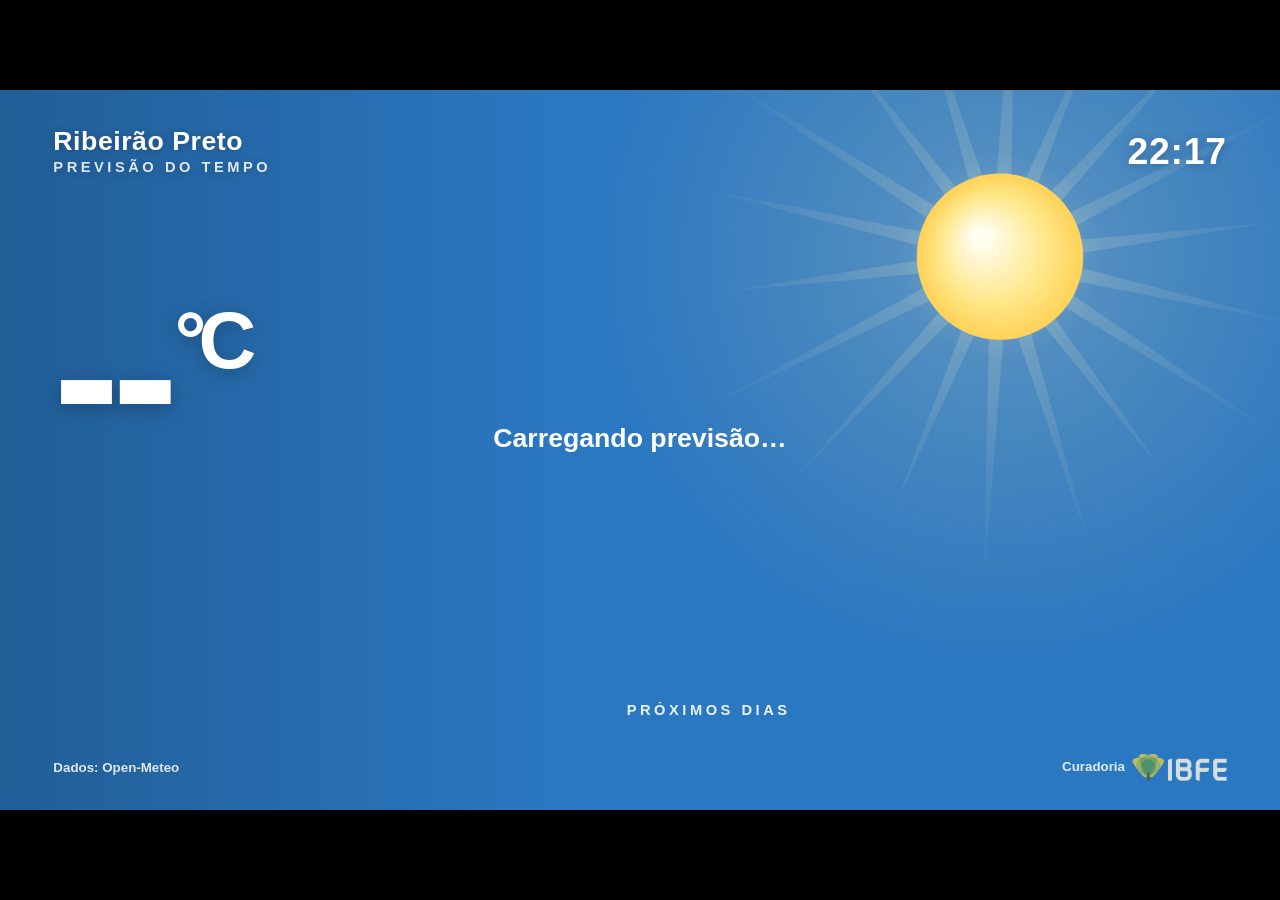
<file: tempo/index.html>
<!doctype html>
<html lang="pt-BR"><head><meta charset="utf-8">
<meta name="viewport" content="width=device-width,initial-scale=1">
<title>Tempo · Ribeirão Preto</title>
<style>
html,body{width:100%;height:100%;margin:0;overflow:hidden;background:#000}
*{box-sizing:border-box;margin:0;padding:0}
#tela{position:absolute;left:0;top:0;width:1920px;height:1080px;overflow:hidden;font-family:"Inter Display","Inter","Segoe UI",Arial,sans-serif;color:#fff;background:#2B78C2;-webkit-transition:background 1.5s;transition:background 1.5s}
#ceu{position:absolute;left:0;top:0;width:1920px;height:1080px}
#flash{position:absolute;left:0;top:0;right:0;bottom:0;background:#DDE6FF;opacity:0;pointer-events:none}
#vinheta{position:absolute;left:0;top:0;width:1920px;height:1080px;background:linear-gradient(90deg,rgba(0,0,0,.22),rgba(0,0,0,0) 45%);pointer-events:none}
/* sol */
.sol{position:absolute;right:240px;top:170px;width:300px;height:300px;display:none}
.sol .nucleo{position:absolute;left:60px;top:60px;width:180px;height:180px;border-radius:50%;background:#FFD54A;box-shadow:0 0 80px 30px rgba(255,213,74,.55)}
.sol .raios{position:absolute;left:0;top:0;width:300px;height:300px;-webkit-animation:gira 30s linear infinite;animation:gira 30s linear infinite}
.sol .raios i{position:absolute;left:142px;top:-20px;width:16px;height:70px;border-radius:999px;background:#FFE27A;-webkit-transform-origin:8px 170px;transform-origin:8px 170px}
@-webkit-keyframes gira{to{-webkit-transform:rotate(360deg)}}
@keyframes gira{to{transform:rotate(360deg)}}
.lua{position:absolute;right:300px;top:170px;width:200px;height:200px;border-radius:50%;box-shadow:-46px 22px 0 0 #F4F1E4;display:none;-webkit-transform:rotate(-20deg);transform:rotate(-20deg)}
/* nuvens */
.nuvem{position:absolute;opacity:.8;-webkit-animation:anda linear infinite;animation:anda linear infinite}
.nuvem b{position:absolute;border-radius:50%;background:inherit}
@-webkit-keyframes anda{from{-webkit-transform:translateX(-500px)}to{-webkit-transform:translateX(2300px)}}
@keyframes anda{from{transform:translateX(-500px)}to{transform:translateX(2300px)}}
/* conteúdo */
.top{position:absolute;left:80px;right:80px;top:56px;height:70px;display:-webkit-box;display:flex;-webkit-box-align:center;align-items:center;-webkit-box-pack:justify;justify-content:space-between;z-index:5}
.local{font-weight:900;font-size:40px;letter-spacing:.02em;text-shadow:0 2px 12px rgba(0,0,0,.25)}
.local small{display:block;font-weight:600;font-size:22px;letter-spacing:.24em;text-transform:uppercase;opacity:.85;margin-top:4px}
.hora{font-weight:800;font-size:56px;letter-spacing:.02em;text-shadow:0 2px 12px rgba(0,0,0,.25)}
.agora{position:absolute;left:80px;top:300px;z-index:5}
.temp{font-weight:900;font-size:300px;line-height:.85;letter-spacing:-.04em;text-shadow:0 6px 30px rgba(0,0,0,.25)}
.temp sup{font-size:120px;vertical-align:top;position:relative;top:24px;margin-left:6px}
.cond{margin-top:18px;font-weight:900;font-size:66px;text-shadow:0 2px 14px rgba(0,0,0,.25)}
.sens{margin-top:10px;font-size:32px;font-weight:600;opacity:.92}
.chips{margin-top:30px}
.chip{display:inline-block;margin-right:14px;background:rgba(255,255,255,.18);border:2px solid rgba(255,255,255,.35);border-radius:999px;padding:12px 26px;font-size:28px;font-weight:700}
.chip b{font-weight:900}
.dica{position:absolute;left:80px;top:900px;z-index:5;display:none;background:rgba(0,0,0,.28);border-radius:18px;padding:16px 26px;font-size:30px;font-weight:700}
/* próximos dias */
.dias{position:absolute;right:80px;bottom:120px;z-index:5;width:900px}
.dias .t{font-weight:800;font-size:22px;letter-spacing:.24em;text-transform:uppercase;opacity:.9;margin-bottom:16px}
.dias .linha{display:-webkit-box;display:flex}
.dia{-webkit-box-flex:1;flex:1;margin-left:16px;background:rgba(255,255,255,.16);border:2px solid rgba(255,255,255,.3);border-radius:28px;padding:22px 10px;text-align:center}
.dia:first-child{margin-left:0}
.dia .n{font-weight:900;font-size:28px;text-transform:uppercase}
.dia .ic{height:84px;margin:8px 0}
.dia .mx{font-weight:900;font-size:40px}
.dia .mn{font-weight:600;font-size:28px;opacity:.8}
.dia .ch{margin-top:6px;font-size:22px;font-weight:700;opacity:.9}
.rodape{position:absolute;left:80px;right:80px;bottom:44px;z-index:5;display:-webkit-box;display:flex;-webkit-box-pack:justify;justify-content:space-between;-webkit-box-align:center;align-items:center;font-size:20px;font-weight:600;opacity:.85}
.rodape img{height:40px;vertical-align:middle;margin-left:12px}
.carregando{position:absolute;left:0;right:0;top:500px;text-align:center;font-size:40px;font-weight:700;z-index:6}
</style></head>
<body>
<div id="tela">
  <canvas id="ceu" width="1920" height="1080"></canvas>
  <div id="vinheta"></div><div id="flash"></div>
  <div class="top"><div class="local">Ribeirão Preto<small>Previsão do tempo</small></div><div class="hora" id="hora">--:--</div></div>
  <div class="agora">
    <div class="temp"><span id="temp">--</span><sup>°C</sup></div>
    <div class="cond" id="cond"></div>
    <div class="sens" id="sens"></div>
    <div class="chips" id="chips"></div>
  </div>
  <div class="dica" id="dica"></div>
  <div class="dias"><div class="t">Próximos dias</div><div class="linha" id="dias"></div></div>
  <div class="rodape"><span id="upd">Dados: Open-Meteo</span><span>Curadoria<img src="../assets/logo_light.png" alt="IBFE"></span></div>
  <div class="carregando" id="carregando">Carregando previsão…</div>
</div>
<script>
var LAT = -21.1775, LON = -47.8103;
var API = "https://api.open-meteo.com/v1/forecast?latitude=" + LAT + "&longitude=" + LON +
  "&current=temperature_2m,relative_humidity_2m,apparent_temperature,is_day,precipitation,weather_code,wind_speed_10m" +
  "&daily=weather_code,temperature_2m_max,temperature_2m_min,precipitation_probability_max&timezone=America%2FSao_Paulo&forecast_days=5";
function $(id){ return document.getElementById(id); }
function parametro(n){ var m = new RegExp("[?&]" + n + "=([^&]+)").exec(location.search); return m ? decodeURIComponent(m[1]) : null; }

/* ---------- ajuste de tamanho (mesmo das outras telas) ---------- */
function ajusta(){
  var ws=[window.innerWidth,document.documentElement.clientWidth,screen.width], hs=[window.innerHeight,document.documentElement.clientHeight,screen.height], W=0,H=0,k;
  for(k=0;k<ws.length;k++) if(ws[k]>100&&(!W||ws[k]<W)) W=ws[k];
  for(k=0;k<hs.length;k++) if(hs[k]>100&&(!H||hs[k]<H)) H=hs[k];
  if(!W)W=1920; if(!H)H=1080;
  var s=Math.min(W/1920,H/1080), f=parseFloat(parametro("escala")); if(f>0)s=f;
  var t=$("tela"), tr="scale("+s+")"; t.style.webkitTransform=tr; t.style.transform=tr; t.style.webkitTransformOrigin="0 0"; t.style.transformOrigin="0 0";
  t.style.left=Math.max(0,(W-1920*s)/2)+"px"; t.style.top=Math.max(0,(H-1080*s)/2)+"px";
}
window.onresize=ajusta; ajusta(); setInterval(ajusta,2000);
function dois(n){ return (n<10?"0":"")+n; }
function relogio(){ var d=new Date(); $("hora").innerHTML=dois(d.getHours())+":"+dois(d.getMinutes()); }
setInterval(relogio,10000); relogio();

/* ---------- códigos de tempo (OMS) ---------- */
function tipo(code){
  if (code===0) return "limpo";
  if (code<=2) return "poucas";
  if (code===3) return "nublado";
  if (code===45||code===48) return "neblina";
  if (code>=95) return "tempestade";
  if ((code>=51&&code<=67)||(code>=80&&code<=82)) return code>=63&&code!==80?"chuvaforte":"chuva";
  return "nublado";
}
var NOMES={limpo:"Céu limpo",poucas:"Poucas nuvens",nublado:"Nublado",neblina:"Neblina",chuva:"Chuva",chuvaforte:"Chuva forte",tempestade:"Tempestade"};
var SVG_SOL='<circle cx="32" cy="32" r="12" fill="#FFD54A"/><g stroke="#FFD54A" stroke-width="4" stroke-linecap="round"><path d="M32 6v8M32 50v8M6 32h8M50 32h8M13.6 13.6l5.7 5.7M44.7 44.7l5.7 5.7M13.6 50.4l5.7-5.7M44.7 19.3l5.7-5.7"/></g>';
var SVG_NUV='<path d="M18 48h28a10 10 0 0 0 0-20 14 14 0 0 0-27-3A11 11 0 0 0 18 48z" fill="#fff"/>';
var SVG_GOTAS='<g stroke="#9FD3FF" stroke-width="4" stroke-linecap="round"><path d="M22 52l-3 7M32 52l-3 7M42 52l-3 7"/></g>';
function ic(inner){ return '<svg width="84" height="84" viewBox="0 0 64 64">'+inner+'</svg>'; }
var ICONE={limpo:ic(SVG_SOL),
 poucas:ic('<g transform="translate(8,-6) scale(.8)">'+SVG_SOL+'</g>'+SVG_NUV),
 nublado:ic(SVG_NUV),
 neblina:ic(SVG_NUV+'<g stroke="#fff" stroke-width="4" stroke-linecap="round" opacity=".8"><path d="M12 55h40M18 61h28"/></g>'),
 chuva:ic('<g transform="translate(0,-6)">'+SVG_NUV+'</g>'+SVG_GOTAS),
 chuvaforte:ic('<g transform="translate(0,-6)">'+SVG_NUV+'</g>'+SVG_GOTAS+'<g stroke="#9FD3FF" stroke-width="4" stroke-linecap="round"><path d="M27 46l-3 7M37 46l-3 7"/></g>'),
 tempestade:ic('<g transform="translate(0,-6)">'+SVG_NUV+'</g><path d="M34 44l-8 11h7l-4 9 11-13h-7l4-7z" fill="#FFD54A"/>')};
var SEMANA=["Dom","Seg","Ter","Qua","Qui","Sex","Sáb"];

/* ---------- cenário animado (canvas) ---------- */
var cv=$("ceu"), ctx=cv.getContext("2d"), W=1920, H=1080;
var CENA={tipo:"limpo",dia:true,calor:false}, nuvensL=[], gotas=[], respingos=[], estrelas=[], ondas=[], raio=null, cadente=null, t0=0;
function sprite(w,h,cor,sombra){
  var c=document.createElement("canvas"); c.width=w; c.height=h; var g=c.getContext("2d");
  for(var i=0;i<26;i++){
    var r=h*(0.22+Math.random()*0.28), x=r+Math.random()*(w-2*r), y=h*0.55+(Math.random()-0.5)*h*0.35-(1-Math.abs(x/w-0.5)*2)*h*0.18;
    var gr=g.createRadialGradient(x,y,0,x,y,r); gr.addColorStop(0,cor(0.95)); gr.addColorStop(0.55,cor(0.6)); gr.addColorStop(1,cor(0));
    g.fillStyle=gr; g.beginPath(); g.arc(x,y,r,0,6.2832); g.fill();
  }
  if(sombra){ var sg=g.createLinearGradient(0,0,0,h); sg.addColorStop(0,"rgba(0,0,0,0)"); sg.addColorStop(1,sombra); g.globalCompositeOperation="source-atop"; g.fillStyle=sg; g.fillRect(0,0,w,h); }
  return c;
}
function corRGBA(r,g,b){ return function(a){ return "rgba("+r+","+g+","+b+","+a+")"; }; }
function montaNuvens(qtd, rgb, sombra, alfa){
  nuvensL=[]; var sprites=[];
  for(var k=0;k<5;k++) sprites.push(sprite(700,300,corRGBA(rgb[0],rgb[1],rgb[2]),sombra));
  for(var i=0;i<qtd;i++){ var camada=i%3, esc=[0.55,0.8,1.1][camada];
    nuvensL.push({img:sprites[i%5],x:Math.random()*(W+800)-400,y:[60,130,210][camada]+Math.random()*90,esc:esc,v:[0.12,0.22,0.38][camada]*(0.8+Math.random()*0.5),a:alfa*[0.55,0.8,1][camada]}); }
  nuvensL.sort(function(p,q){return p.esc-q.esc;});
}
function montaChuva(n){ gotas=[]; for(var i=0;i<n;i++){ var z=Math.random(); gotas.push({x:Math.random()*W*1.2,y:Math.random()*H,z:z,v:10+z*22,l:10+z*34,w:0.8+z*1.8}); } }
function montaEstrelas(){ estrelas=[]; for(var i=0;i<220;i++) estrelas.push({x:Math.random()*W,y:Math.random()*H*0.7,r:Math.random()*1.6+0.3,f:Math.random()*6.28,v:0.01+Math.random()*0.04}); }
function montaOndas(){ ondas=[]; for(var i=0;i<14;i++) ondas.push({y:H*0.55+Math.random()*H*0.45,f:Math.random()*6.28,amp:4+Math.random()*8,v:0.25+Math.random()*0.4}); }
function cena(t, dia, temp){
  var fundo; CENA={tipo:t,dia:dia,calor:dia&&(t==="limpo"||t==="poucas")&&temp>=32};
  if(!dia) fundo="linear-gradient(#060C1F,#0F1D3D 55%,#1F3260)";
  else if(CENA.calor) fundo="linear-gradient(#E2601F,#F08A2E 45%,#F8C062)";
  else if(t==="limpo"||t==="poucas") fundo="linear-gradient(#1667C9,#3D8FE0 55%,#8EC6F2)";
  else if(t==="nublado") fundo="linear-gradient(#5E7185,#8293A6 55%,#AEBBC8)";
  else if(t==="neblina") fundo="linear-gradient(#8C98A3,#AEB7BF 55%,#CDD3D8)";
  else if(t==="chuva") fundo="linear-gradient(#3C4C5E,#56677A 55%,#7A8A9B)";
  else if(t==="chuvaforte") fundo="linear-gradient(#273341,#3A4858 55%,#56657A)";
  else fundo="linear-gradient(#11161F,#1E2633 55%,#323C4D)";
  if(!dia && t!=="limpo" && t!=="poucas") fundo="linear-gradient(#0B1018,#18202C 55%,#283244)";
  $("tela").style.background=fundo;
  var claro=[250,252,255], cinza=[200,208,218], escuro=[96,106,122], noite=[60,70,90];
  if(t==="limpo") nuvensL=[];
  else if(t==="poucas") montaNuvens(5, dia?claro:noite, null, 0.85);
  else if(t==="nublado"||t==="neblina") montaNuvens(12, dia?claro:noite, dia?"rgba(90,100,115,.35)":null, 0.9);
  else if(t==="chuva") montaNuvens(13, dia?cinza:noite, "rgba(40,48,60,.45)", 0.95);
  else montaNuvens(15, dia?escuro:noite, "rgba(10,14,20,.6)", 1);
  montaChuva(t==="chuva"?260:(t==="chuvaforte"?520:(t==="tempestade"?600:0)));
  respingos=[]; if(!dia) montaEstrelas(); else estrelas=[]; if(CENA.calor) montaOndas(); else ondas=[];
}
function desenhaSol(t){
  var cx=1500, cy=250, pul=1+Math.sin(t*0.0012)*0.04, R=CENA.calor?150:120;
  var g=ctx.createRadialGradient(cx,cy,0,cx,cy,R*5*pul);
  g.addColorStop(0,CENA.calor?"rgba(255,236,170,.55)":"rgba(255,248,215,.45)"); g.addColorStop(0.25,CENA.calor?"rgba(255,190,90,.25)":"rgba(255,240,190,.18)"); g.addColorStop(1,"rgba(255,220,150,0)");
  ctx.fillStyle=g; ctx.fillRect(cx-R*5,cy-R*5,R*10,R*10);
  ctx.save(); ctx.translate(cx,cy); ctx.rotate(t*0.00004);
  for(var i=0;i<18;i++){ ctx.rotate(6.2832/18); var lg=ctx.createLinearGradient(0,0,0,-R*4.2);
    lg.addColorStop(0,"rgba(255,245,200,.22)"); lg.addColorStop(1,"rgba(255,245,200,0)");
    ctx.fillStyle=lg; ctx.beginPath(); ctx.moveTo(-R*0.12,0); ctx.lineTo(0,-R*(3.4+((i%3)*0.4))); ctx.lineTo(R*0.12,0); ctx.fill(); }
  ctx.restore();
  var core=ctx.createRadialGradient(cx-R*0.25,cy-R*0.25,R*0.1,cx,cy,R);
  core.addColorStop(0,"#FFFDF0"); core.addColorStop(0.6,CENA.calor?"#FFD86A":"#FFE98E"); core.addColorStop(1,CENA.calor?"#FFB648":"#FFD45C");
  ctx.fillStyle=core; ctx.beginPath(); ctx.arc(cx,cy,R*pul,0,6.2832); ctx.fill();
}
function desenhaLua(t){
  var cx=1500, cy=240, R=95;
  var g=ctx.createRadialGradient(cx,cy,R*0.8,cx,cy,R*4); g.addColorStop(0,"rgba(230,236,255,.28)"); g.addColorStop(1,"rgba(230,236,255,0)");
  ctx.fillStyle=g; ctx.fillRect(cx-R*4,cy-R*4,R*8,R*8);
  var m=ctx.createRadialGradient(cx-30,cy-30,10,cx,cy,R); m.addColorStop(0,"#FFFDF5"); m.addColorStop(1,"#D9DCE6");
  ctx.fillStyle=m; ctx.beginPath(); ctx.arc(cx,cy,R,0,6.2832); ctx.fill();
  var cr=[[-30,-20,18],[25,10,13],[-5,38,10],[38,-34,8]]; ctx.fillStyle="rgba(170,176,192,.45)";
  for(var i=0;i<cr.length;i++){ ctx.beginPath(); ctx.arc(cx+cr[i][0],cy+cr[i][1],cr[i][2],0,6.2832); ctx.fill(); }
}
function desenhaEstrelas(t){
  for(var i=0;i<estrelas.length;i++){ var e=estrelas[i]; e.f+=e.v; ctx.fillStyle="rgba(255,255,255,"+(0.25+0.75*Math.abs(Math.sin(e.f)))+")"; ctx.beginPath(); ctx.arc(e.x,e.y,e.r,0,6.2832); ctx.fill(); }
  if(!cadente && Math.random()<0.002) cadente={x:200+Math.random()*1000,y:40+Math.random()*200,v:22,vida:1};
  if(cadente){ var c=cadente, lg=ctx.createLinearGradient(c.x,c.y,c.x-180,c.y-70);
    lg.addColorStop(0,"rgba(255,255,255,"+c.vida+")"); lg.addColorStop(1,"rgba(255,255,255,0)");
    ctx.strokeStyle=lg; ctx.lineWidth=2.5; ctx.beginPath(); ctx.moveTo(c.x,c.y); ctx.lineTo(c.x-180,c.y-70); ctx.stroke();
    c.x+=c.v; c.y+=c.v*0.39; c.vida-=0.02; if(c.vida<=0) cadente=null; }
}
function desenhaNuvens(luz){
  for(var i=0;i<nuvensL.length;i++){ var n=nuvensL[i], w=n.img.width*n.esc, h=n.img.height*n.esc;
    n.x+=n.v; if(n.x>W+50) n.x=-w-50;
    ctx.globalAlpha=Math.min(1,n.a+luz); ctx.drawImage(n.img,n.x,n.y,w,h); }
  ctx.globalAlpha=1;
}
function desenhaChuva(){
  ctx.lineCap="round";
  for(var c=0;c<3;c++){ ctx.beginPath(); var al=[0.22,0.35,0.55][c];
    ctx.strokeStyle="rgba(210,225,245,"+al+")"; ctx.lineWidth=[0.9,1.5,2.4][c];
    for(var i=0;i<gotas.length;i++){ var p=gotas[i]; if(Math.floor(p.z*3)!==c) continue;
      ctx.moveTo(p.x,p.y); ctx.lineTo(p.x-p.l*0.18,p.y+p.l); p.y+=p.v; p.x-=p.v*0.18;
      if(p.y>H-20){ if(p.z>0.6 && respingos.length<120) respingos.push({x:p.x,y:H-24-Math.random()*30,r:1,vida:1}); p.y=-60; p.x=Math.random()*W*1.2; } }
    ctx.stroke(); }
  ctx.strokeStyle="rgba(220,232,250,.6)"; ctx.lineWidth=1.4;
  for(var k=respingos.length-1;k>=0;k--){ var s=respingos[k]; ctx.globalAlpha=s.vida; ctx.beginPath(); ctx.ellipse? ctx.ellipse(s.x,s.y,s.r*3,s.r,0,3.1416,6.2832) : ctx.arc(s.x,s.y,s.r*2,3.1416,6.2832); ctx.stroke(); s.r+=0.5; s.vida-=0.06; if(s.vida<=0) respingos.splice(k,1); }
  ctx.globalAlpha=1;
  var nv=ctx.createLinearGradient(0,H-260,0,H); nv.addColorStop(0,"rgba(200,212,228,0)"); nv.addColorStop(1,"rgba(200,212,228,.18)"); ctx.fillStyle=nv; ctx.fillRect(0,H-260,W,260);
}
function geraRaio(x,y,ang,comp,prof){
  var seg=[], px=x, py=y, passos=Math.floor(comp/22);
  for(var i=0;i<passos;i++){ var nx=px+Math.sin(ang)*22+(Math.random()-0.5)*26, ny=py+Math.cos(ang)*22; seg.push([px,py,nx,ny,prof]);
    if(prof<2 && Math.random()<0.07){ var b=geraRaio(nx,ny,ang+(Math.random()<0.5?-0.7:0.7),comp*0.35,prof+1); seg=seg.concat(b); }
    px=nx; py=ny; }
  return seg;
}
function desenhaRaio(){
  if(!raio && Math.random()<0.006){ raio={seg:geraRaio(500+Math.random()*1200,120,(Math.random()-0.5)*0.4,700+Math.random()*250,0),vida:1}; flash(); }
  if(!raio) return;
  ctx.save(); ctx.lineCap="round"; ctx.shadowColor="rgba(190,210,255,1)"; ctx.shadowBlur=24;
  for(var i=0;i<raio.seg.length;i++){ var s=raio.seg[i]; ctx.strokeStyle="rgba(240,245,255,"+(raio.vida*(s[4]?0.55:1))+")"; ctx.lineWidth=s[4]?1.5:3.5; ctx.beginPath(); ctx.moveTo(s[0],s[1]); ctx.lineTo(s[2],s[3]); ctx.stroke(); }
  ctx.restore(); raio.vida-=0.09; if(raio.vida<=0) raio=null;
}
function flash(){ var f=$("flash"); f.style.opacity=.55; setTimeout(function(){f.style.opacity=0;},70); setTimeout(function(){f.style.opacity=.35;},150); setTimeout(function(){f.style.opacity=0;},230); }
function desenhaCalor(t){
  for(var i=0;i<ondas.length;i++){ var o=ondas[i]; o.y-=o.v; o.f+=0.04; if(o.y<H*0.45) o.y=H;
    ctx.strokeStyle="rgba(255,240,215,"+(0.07+0.05*Math.sin(o.f))+")"; ctx.lineWidth=10; ctx.beginPath();
    for(var x=0;x<=W;x+=40){ var y=o.y+Math.sin(x*0.01+o.f)*o.amp; if(x===0) ctx.moveTo(x,y); else ctx.lineTo(x,y); } ctx.stroke(); }
}
function desenhaNeblina(t){
  for(var i=0;i<4;i++){ var y=520+i*140, dx=Math.sin(t*0.0002+i)*120; var g=ctx.createLinearGradient(0,y-90,0,y+90);
    g.addColorStop(0,"rgba(240,244,248,0)"); g.addColorStop(0.5,"rgba(240,244,248,.16)"); g.addColorStop(1,"rgba(240,244,248,0)"); ctx.fillStyle=g; ctx.fillRect(dx-200,y-90,W+400,180); }
}
var ultimo=0;
function anima(ts){
  ts=ts||new Date().getTime(); if(ts-ultimo<30){ req(anima); return; } ultimo=ts;
  ctx.clearRect(0,0,W,H); var t=CENA.tipo;
  if(!CENA.dia) desenhaEstrelas(ts);
  if(t==="limpo"||t==="poucas"){ if(CENA.dia) desenhaSol(ts); else desenhaLua(ts); }
  desenhaNuvens(raio?0.25:0);
  if(t==="neblina") desenhaNeblina(ts);
  if(gotas.length) desenhaChuva();
  if(t==="tempestade") desenhaRaio();
  if(CENA.calor) desenhaCalor(ts);
  req(anima);
}
var req=window.requestAnimationFrame||window.webkitRequestAnimationFrame||function(f){setTimeout(function(){f(new Date().getTime());},33);};
req(anima);

/* ---------- dados ---------- */
function dica(t,temp,umid){
  if (t==="tempestade") return "Tempestade: evite áreas abertas e fique em local seguro.";
  if (t==="chuva"||t==="chuvaforte") return "Não esqueça o guarda-chuva e dirija com cuidado.";
  if (temp>=32) return "Dia quente: beba bastante água e evite o sol forte.";
  if (umid<30) return "Ar seco: hidrate-se e use soro nos olhos e nariz.";
  if (temp<=15) return "Dia frio: leve um agasalho.";
  return "";
}
function pinta(j){
  var c=j.current, d=j.daily, t=tipo(c.weather_code), forc=parametro("cena");
  if (forc){ t=forc==="calor"?"limpo":forc; if(forc==="calor") c.temperature_2m=35; if(forc==="noite") {t="limpo"; c.is_day=0;} }
  cena(t, c.is_day===1||c.is_day===true, c.temperature_2m);
  $("carregando").style.display="none";
  $("temp").innerHTML=Math.round(c.temperature_2m);
  $("cond").innerHTML=(t==="limpo"&&c.temperature_2m>=32&&c.is_day)?"Muito calor":NOMES[t];
  $("sens").innerHTML="Sensação térmica de "+Math.round(c.apparent_temperature)+"°C";
  $("chips").innerHTML='<span class="chip">Umidade <b>'+Math.round(c.relative_humidity_2m)+'%</b></span>'+
    '<span class="chip">Vento <b>'+Math.round(c.wind_speed_10m)+' km/h</b></span>'+
    '<span class="chip">Mín <b>'+Math.round(d.temperature_2m_min[0])+'°</b> · Máx <b>'+Math.round(d.temperature_2m_max[0])+'°</b></span>';
  var di=dica(t,c.temperature_2m,c.relative_humidity_2m); $("dica").style.display=di?"block":"none"; $("dica").innerHTML=di;
  var h=""; for(var i=1;i<d.time.length&&i<5;i++){ var p=d.time[i].split("-"), dt=new Date(+p[0],+p[1]-1,+p[2]), tt=tipo(d.weather_code[i]);
    h+='<div class="dia"><div class="n">'+SEMANA[dt.getDay()]+'</div><div class="ic">'+ICONE[tt]+'</div><div class="mx">'+Math.round(d.temperature_2m_max[i])+'°</div><div class="mn">'+Math.round(d.temperature_2m_min[i])+'°</div><div class="ch">Chuva '+(d.precipitation_probability_max[i]||0)+'%</div></div>'; }
  $("dias").innerHTML=h;
  var u=new Date(); $("upd").innerHTML="Atualizado às "+dois(u.getHours())+":"+dois(u.getMinutes())+" · Dados: Open-Meteo";
}
function carrega(){
  var x=new XMLHttpRequest(); x.open("GET",API,true);
  x.onload=function(){ try{ var j=JSON.parse(x.responseText); if(j.current){ pinta(j); try{localStorage.setItem("ibfe_tempo",x.responseText);}catch(e){} } }catch(e){} };
  x.onerror=function(){ try{ var s=localStorage.getItem("ibfe_tempo"); if(s) pinta(JSON.parse(s)); }catch(e){} };
  x.send();
}
if (parametro("teste")) { pinta({current:{temperature_2m:28,relative_humidity_2m:45,apparent_temperature:30,is_day:1,weather_code:1,wind_speed_10m:9},daily:{time:["2026-10-21","2026-10-22","2026-10-23","2026-10-24","2026-10-25"],weather_code:[1,3,61,95,0],temperature_2m_max:[31,29,25,24,30],temperature_2m_min:[19,19,18,17,18],precipitation_probability_max:[5,20,70,90,0]}}); }
else { carrega(); setInterval(carrega, 15*60*1000); }
</script>
<script>
/* auto-atualização: recarrega a página quando houver versão nova publicada */
(function(){ var atual=null, base=location.pathname.replace(/[^\/]*$/,"");
  var raiz=base.replace(/(dicas|tempo|instagram)\/$/,"");
  function checa(){ var x=new XMLHttpRequest(); x.open("GET",raiz+"versao.txt?t="+new Date().getTime(),true);
    x.onload=function(){ var v=(x.responseText||"").trim(); if(!v) return; if(atual===null) atual=v; else if(v!==atual) location.reload(true); }; x.send(); }
  checa(); setInterval(checa, 10*60*1000); })();
</script>
</body></html>
</file>
<file: bia/tv.css>
@font-face {
  font-family: 'Lexend';
  src: url([data-uri]) format('woff2');
  font-weight: 100 900;
  font-display: block;
}
:root { --marinho: #101D2B; --azul: #2387F5; --branco: #fff; }
* { box-sizing: border-box; margin: 0; padding: 0; }
html, body { background: #101D2B; cursor: none; -webkit-user-select: none; user-select: none; height: 100%; overflow: hidden; font-family: 'Lexend', sans-serif; color: #fff; }

#viewport { position: absolute; left: 0; top: 0; right: 0; bottom: 0; overflow: hidden; }
#stage {
  position: absolute; left: 0; top: 0; width: 1920px; height: 1080px; overflow: hidden;
  background: var(--marinho); -webkit-transform-origin: 0 0; transform-origin: 0 0;
}
.layer { position: absolute; left: 0; top: 0; right: 0; bottom: 0; pointer-events: none; }

/* Fundo */
#bg-glow { position: absolute; width: 1600px; height: 1600px; left: 160px; top: -260px; border-radius: 50%;
  background: radial-gradient(closest-side, rgba(35,135,245,.30), rgba(35,135,245,.08) 55%, rgba(35,135,245,0)); }
#bg-glow2 { position: absolute; width: 1200px; height: 1200px; left: -300px; top: 300px; border-radius: 50%;
  background: radial-gradient(closest-side, rgba(120,170,230,.12), rgba(16,29,43,0)); }
#grid { position: absolute; left: -960px; right: -960px; top: 560px; height: 1200px; transform-origin: 50% 0;
  background-image:
    linear-gradient(rgba(255,255,255,.07) 1.5px, transparent 1.5px),
    linear-gradient(90deg, rgba(255,255,255,.07) 1.5px, transparent 1.5px);
  background-size: 96px 96px;
  -webkit-mask-image: linear-gradient(to bottom, rgba(0,0,0,.9), rgba(0,0,0,0) 70%);
          mask-image: linear-gradient(to bottom, rgba(0,0,0,.9), rgba(0,0,0,0) 70%);
}
#particles i { position: absolute; width: 4px; height: 4px; border-radius: 50%; background: #fff; }
#rings { position: absolute; left: 0; top: 0; right: 0; bottom: 0; }
.sweep { position: absolute; height: 2px; left: 0; width: 1920px; transform-origin: 0 50%;
  background: linear-gradient(90deg, rgba(35,135,245,0), rgba(35,135,245,.9) 40%, rgba(255,255,255,.9) 50%, rgba(35,135,245,0)); }

/* Dispositivos */
#bg { z-index: 0; } #scene3d { z-index: 2; } #chips { z-index: 4; } #titles { z-index: 5; } #reveal { z-index: 3; } #sign { z-index: 3; } #flash, #fade { z-index: 8; }
#scene3d { perspective: 2200px; perspective-origin: 50% 45%; }
.device { position: absolute; left: 0; top: 0; transform-style: preserve-3d; will-change: transform; }
#laptop { width: 1240px; height: 900px; }
.lap-screen { position: absolute; left: 0; top: 0; width: 1240px; height: 840px; padding: 20px;
  background: linear-gradient(160deg, #2a3442, #0c131c 40%); border-radius: 28px;
  box-shadow: 0 0 0 2px #3a4553 inset, 0 40px 120px rgba(0,0,0,.55); }
.lap-display { position: relative; width: 1200px; height: 800px; overflow: hidden; border-radius: 10px; background: #fff; }
.ui-layer { position: absolute; left: 0; top: 0; width: 1200px; height: 800px; transform-origin: 0 0; }
.ui-layer img { display: block; width: 100%; height: 100%; }
.glare { position: absolute; left: 0; top: 0; right: 0; bottom: 0; background: linear-gradient(115deg, rgba(255,255,255,.10), rgba(255,255,255,0) 35%); }
.lap-base { position: absolute; left: -90px; top: 838px; width: 1420px; height: 34px;
  background: linear-gradient(#cfd6de, #8d97a3 60%, #5d6773); border-radius: 4px 4px 30px 30px;
  box-shadow: 0 30px 60px rgba(0,0,0,.5); }
.lap-notch { position: absolute; left: 610px; top: 0; width: 200px; height: 12px; border-radius: 0 0 12px 12px; background: #7a8591; }
.lap-shadow { position: absolute; left: -60px; top: 880px; width: 1360px; height: 60px; border-radius: 50%;
  background: radial-gradient(closest-side, rgba(0,0,0,.6), rgba(0,0,0,0)); }

.phone { width: 400px; height: 843px; }
.phone img { display: block; width: 100%; height: 100%; filter: drop-shadow(0 40px 60px rgba(0,0,0,.55)); }
#biblioCard { width: 1000px; height: 300px; border-radius: 22px; overflow: hidden; background: #fff;
  box-shadow: 0 40px 100px rgba(0,0,0,.5), 0 0 0 1px rgba(255,255,255,.1); }
#biblioCard img { position: absolute; display: block; }

.hl { position: absolute; border: 4px solid var(--azul); border-radius: 18px;
  box-shadow: 0 0 0 9999px rgba(16,29,43,0), 0 0 24px rgba(35,135,245,.35); opacity: 0; }

/* Etiquetas */
.chip { position: absolute; left: 0; top: 0; display: flex; align-items: center; gap: 16px;
  padding: 16px 30px 16px 22px; border-radius: 999px; white-space: nowrap;
  background: rgba(16,29,43,.82); border: 1.5px solid rgba(255,255,255,.22);
  box-shadow: 0 18px 40px rgba(0,0,0,.35);
  font-size: 34px; font-weight: 500; letter-spacing: .01em; opacity: 0; }
.chip i { width: 16px; height: 16px; border-radius: 50%; background: var(--azul); box-shadow: 0 0 0 6px rgba(35,135,245,.25); }

/* Títulos */
.headline { position: absolute; font-weight: 800; text-transform: uppercase; line-height: 1.02; letter-spacing: -.01em; }
.headline .ln { display: block; overflow: hidden; padding: .06em .02em .04em; }
.headline .ln > span { display: inline-block; will-change: transform; }
.headline.center { left: 0; right: 0; text-align: center; }
.headline.left { left: 192px; text-align: left; }
#h-suspense { top: 360px; font-size: 128px; }
#h-plataforma { top: 410px; font-size: 88px; }
#h-func { top: 290px; font-size: 80px; }
#h-conv { top: 850px; font-size: 96px; }
#h-final { top: 640px; font-size: 150px; }
.headline .dot { color: var(--azul); }

#bia-logo { position: absolute; left: 0; top: 0; width: 1000px; height: 372px; transform-origin: 0 0; }
#bia-logo svg { width: 100%; height: 100%; overflow: visible; }

#env-wrap { position: absolute; left: 0; right: 0; top: 0; bottom: 0; }
#env-symbol { position: absolute; width: 230px; left: 845px; top: 330px; }
#env-name { position: absolute; width: 760px; left: 580px; top: 640px; }

#flash { background: #fff; opacity: 0; }
#fade { background: var(--marinho); opacity: 0; }
</file>
